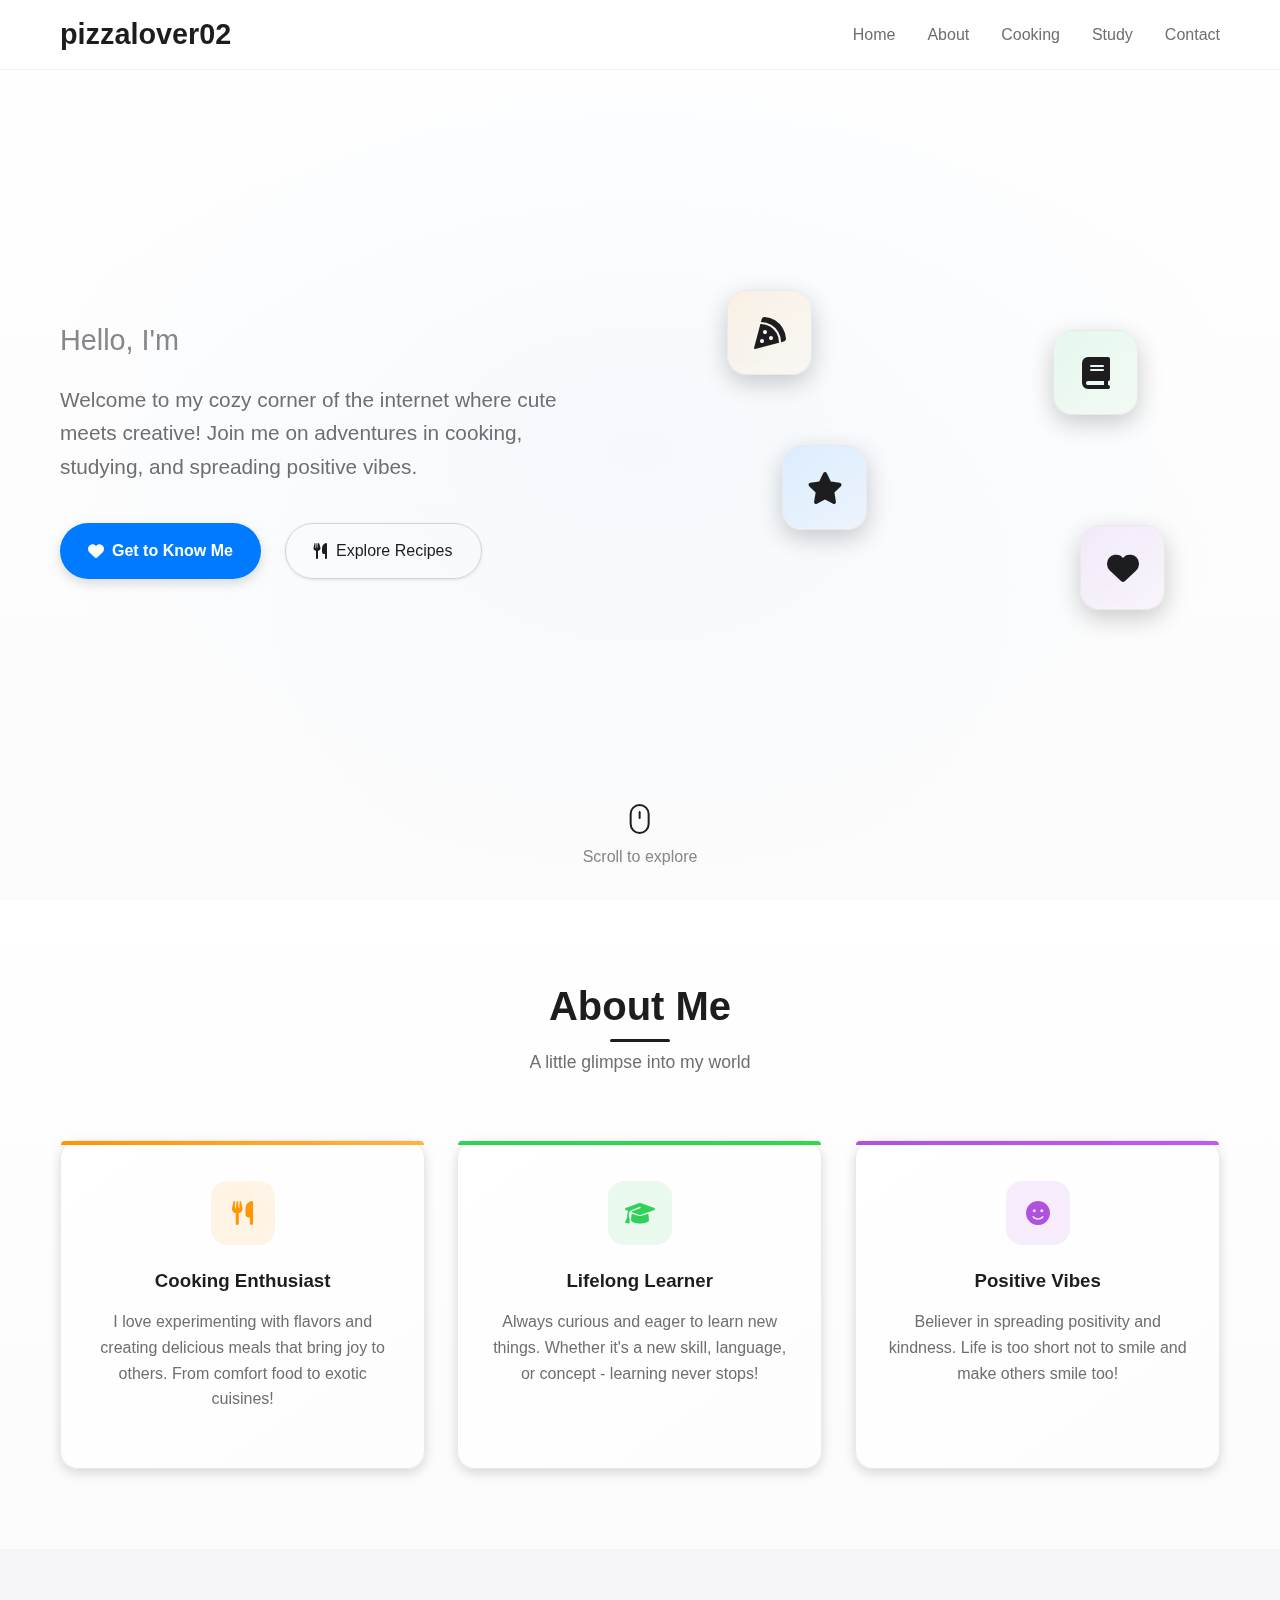
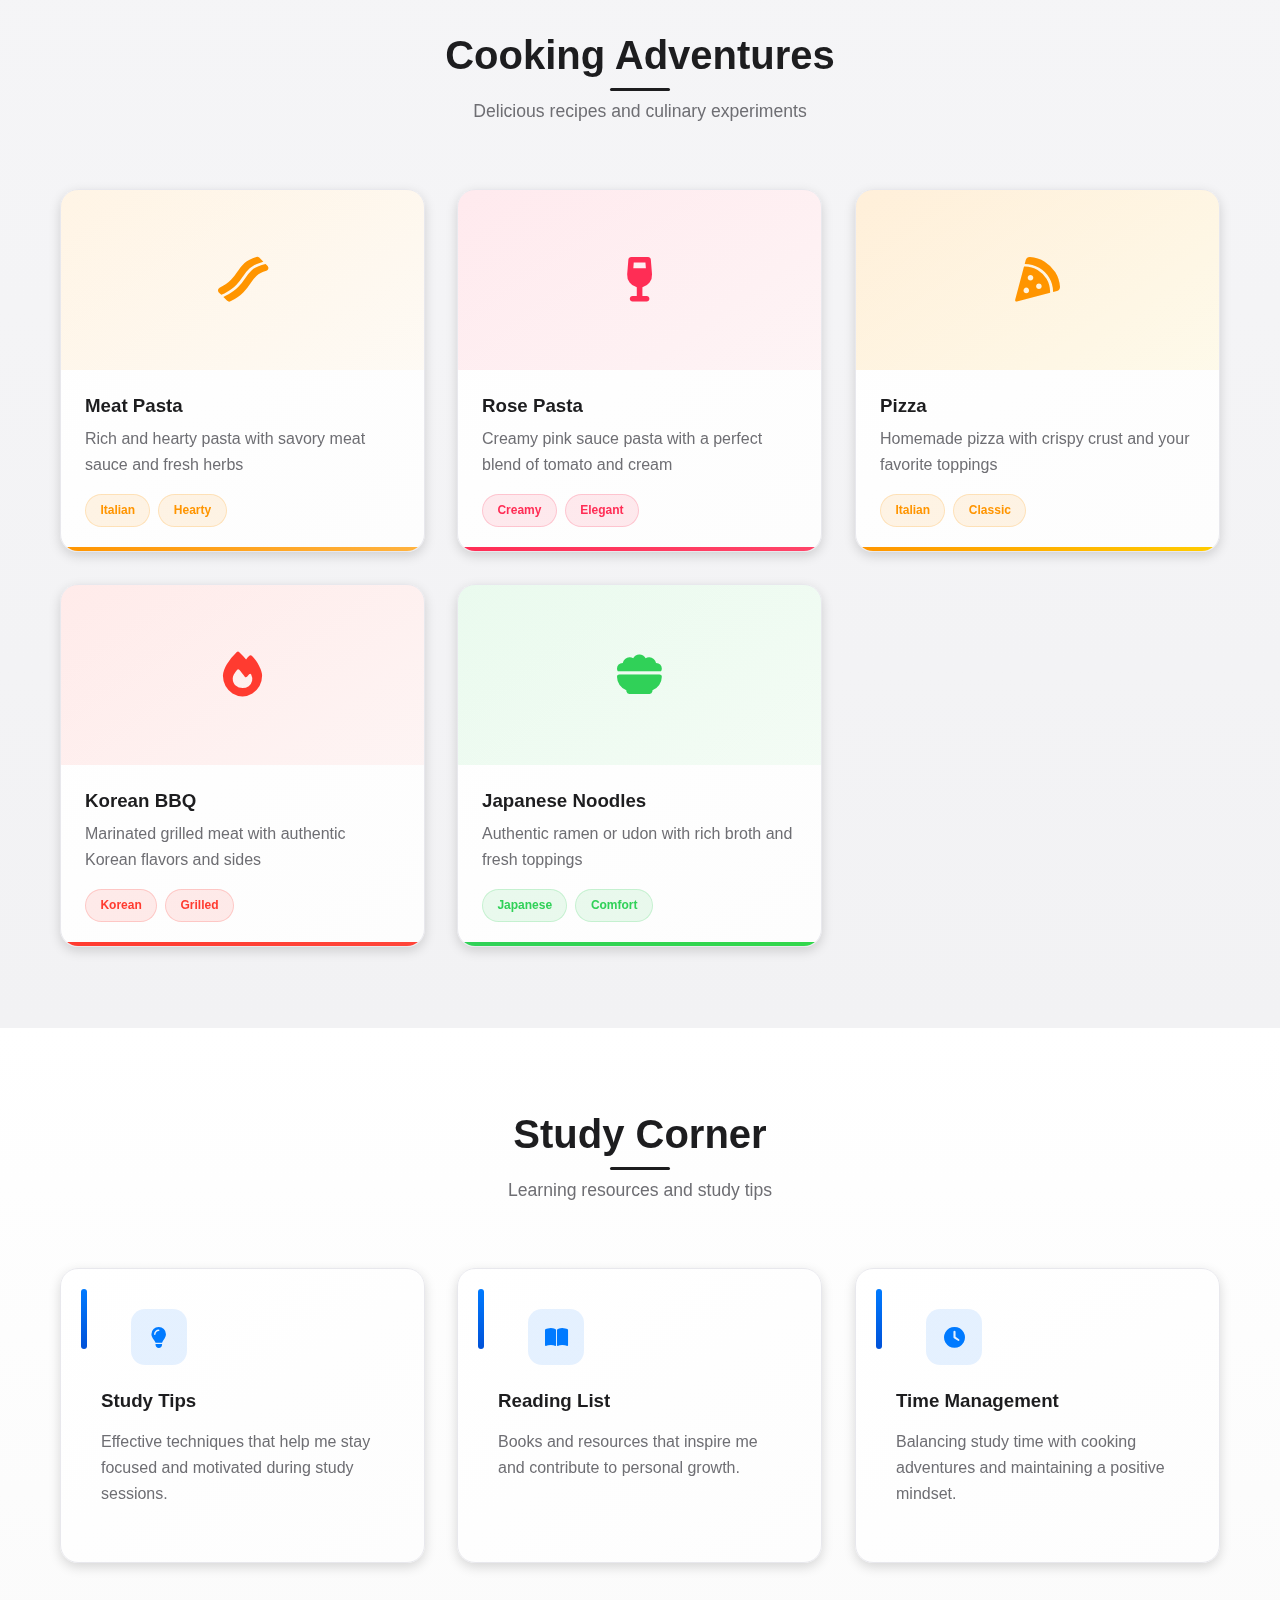
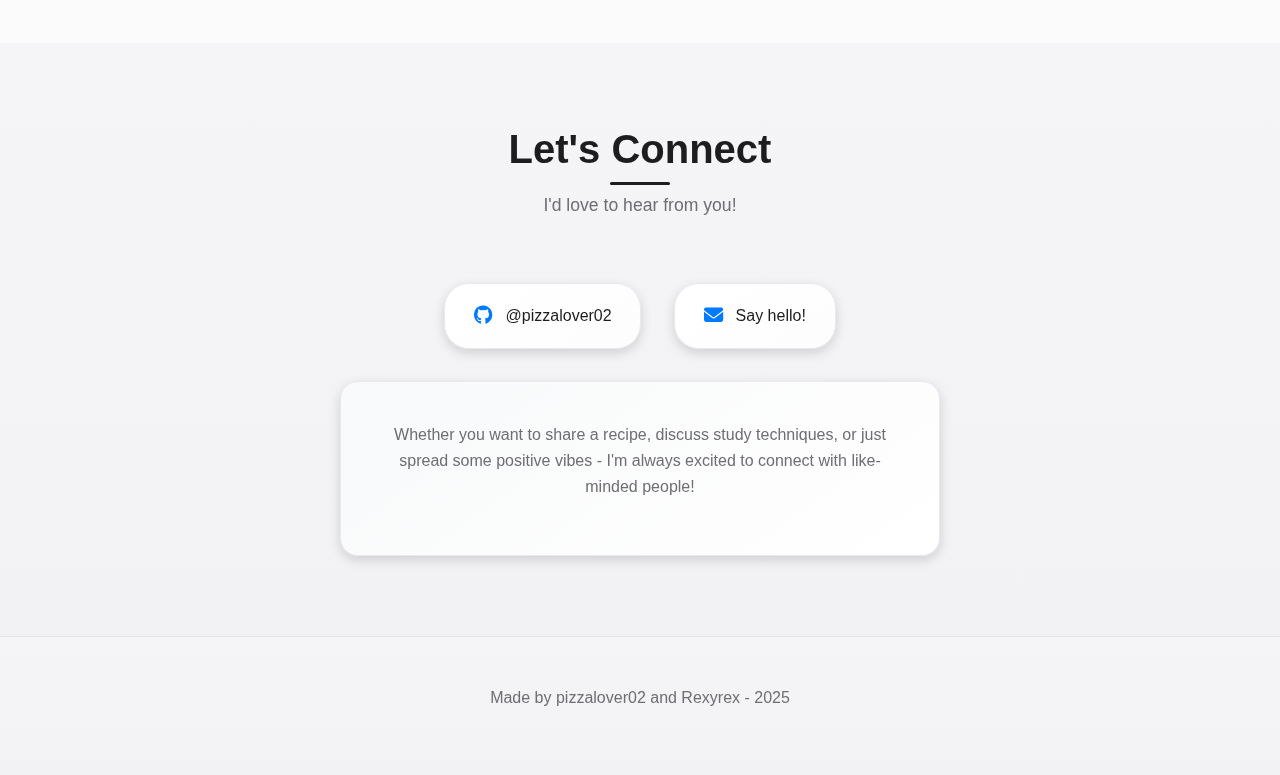
<file: index.html>
<!DOCTYPE html>
<html lang="en">
<head>
    <meta charset="UTF-8">
    <meta name="viewport" content="width=device-width, initial-scale=1.0">
    <title>pizzalover02 | Welcome</title>
    <meta name="description" content="A cozy corner for cute cooking adventures, study sessions, and positive vibes">
    <meta name="keywords" content="cute, cooking, study, positive, recipes, learning, blog, lifestyle">
    <meta name="author" content="pizzalover02">
    
    <!-- Open Graph Meta Tags -->
    <meta property="og:title" content="pizzalover02 | Welcome">
    <meta property="og:description" content="A cozy corner for cute cooking adventures, study sessions, and positive vibes">
    <meta property="og:type" content="website">
    <meta property="og:url" content="https://pizzalover02.github.io">
    
    <!-- Twitter Card Meta Tags -->
    <meta name="twitter:card" content="summary_large_image">
    <meta name="twitter:title" content="pizzalover02 | Welcome">
    <meta name="twitter:description" content="A cozy corner for cute cooking adventures, study sessions, and positive vibes">
    
    <!-- Google Fonts -->
    <link rel="preconnect" href="https://fonts.googleapis.com">
    <link rel="preconnect" href="https://fonts.gstatic.com" crossorigin>
    <link href="https://fonts.googleapis.com/css2?family=Poppins:wght@300;400;500;600;700&family=Dancing+Script:wght@400;500;600;700&display=swap" rel="stylesheet">
    
    <!-- Font Awesome for icons -->
    <link rel="stylesheet" href="https://cdnjs.cloudflare.com/ajax/libs/font-awesome/6.4.0/css/all.min.css">
    
    <!-- Main Stylesheet -->
    <link rel="stylesheet" href="css/style.css">
</head>
<body>
    <!-- Navigation -->
    <nav class="navbar" id="navbar">
        <div class="nav-container">
            <div class="nav-logo">
                <a href="/" style="text-decoration: none;">
                    <h2 class="logo-text">pizzalover02</h2>
                </a>
            </div>
            <ul class="nav-menu" id="nav-menu">
                <li class="nav-item"><a href="#" class="nav-link">Home</a></li>
                <li class="nav-item"><a href="#about" class="nav-link">About</a></li>
                <li class="nav-item"><a href="#cooking" class="nav-link">Cooking</a></li>
                <li class="nav-item"><a href="#study" class="nav-link">Study</a></li>
                <li class="nav-item"><a href="#contact" class="nav-link">Contact</a></li>
            </ul>
            <div class="hamburger" id="hamburger">
                <span class="bar"></span>
                <span class="bar"></span>
                <span class="bar"></span>
            </div>
        </div>
    </nav>

    <!-- Hero Section -->
    <section id="home" class="hero">
        <div class="hero-content">
            <div class="hero-text">
                <h1 class="hero-title">
                    <span class="title-line">Hello, I'm</span>
                    <span class="title-highlight">pizzalover02</span>
                </h1>
                <p class="hero-subtitle">
                    Welcome to my cozy corner of the internet where cute meets creative! 
                    Join me on adventures in cooking, studying, and spreading positive vibes.
                </p>
                <div class="hero-buttons">
                    <a href="#about" class="btn btn-primary">
                        <i class="fas fa-heart"></i>
                        Get to Know Me
                    </a>
                    <a href="#cooking" class="btn btn-secondary">
                        <i class="fas fa-utensils"></i>
                        Explore Recipes
                    </a>
                </div>
            </div>
            <div class="hero-visual">
                <div class="floating-shapes">
                    <div class="shape shape-1"><i class="fas fa-pizza-slice"></i></div>
                    <div class="shape shape-2"><i class="fas fa-book"></i></div>
                    <div class="shape shape-3"><i class="fas fa-star"></i></div>
                    <div class="shape shape-4"><i class="fas fa-heart"></i></div>
                </div>
            </div>
        </div>
        <div class="scroll-indicator">
            <div class="scroll-mouse"></div>
            <span>Scroll to explore</span>
        </div>
    </section>

    <!-- About Section -->
    <section id="about" class="section about">
        <div class="container">
            <div class="section-header">
                <h2 class="section-title">About Me</h2>
                <p class="section-subtitle">A little glimpse into my world</p>
            </div>
            <div class="about-content">
                <div class="about-card">
                    <div class="card-icon">
                        <i class="fas fa-utensils"></i>
                    </div>
                    <h3>Cooking Enthusiast</h3>
                    <p>I love experimenting with flavors and creating delicious meals that bring joy to others. From comfort food to exotic cuisines!</p>
                </div>
                <div class="about-card">
                    <div class="card-icon">
                        <i class="fas fa-graduation-cap"></i>
                    </div>
                    <h3>Lifelong Learner</h3>
                    <p>Always curious and eager to learn new things. Whether it's a new skill, language, or concept - learning never stops!</p>
                </div>
                <div class="about-card">
                    <div class="card-icon">
                        <i class="fas fa-smile"></i>
                    </div>
                    <h3>Positive Vibes</h3>
                    <p>Believer in spreading positivity and kindness. Life is too short not to smile and make others smile too!</p>
                </div>
            </div>
        </div>
    </section>

    <!-- Cooking Section -->
    <section id="cooking" class="section cooking">
        <div class="container">
            <div class="section-header">
                <h2 class="section-title">Cooking Adventures</h2>
                <p class="section-subtitle">Delicious recipes and culinary experiments</p>
            </div>
            <div class="cooking-grid">
                <div class="recipe-card">
                    <div class="recipe-image">
                        <i class="fas fa-bacon"></i>
                    </div>
                    <div class="recipe-content">
                        <h3>Meat Pasta</h3>
                        <p>Rich and hearty pasta with savory meat sauce and fresh herbs</p>
                        <div class="recipe-tags">
                            <span class="tag">Italian</span>
                            <span class="tag">Hearty</span>
                        </div>
                    </div>
                </div>
                <div class="recipe-card">
                    <div class="recipe-image">
                        <i class="fas fa-wine-glass"></i>
                    </div>
                    <div class="recipe-content">
                        <h3>Rose Pasta</h3>
                        <p>Creamy pink sauce pasta with a perfect blend of tomato and cream</p>
                        <div class="recipe-tags">
                            <span class="tag">Creamy</span>
                            <span class="tag">Elegant</span>
                        </div>
                    </div>
                </div>
                <div class="recipe-card">
                    <div class="recipe-image">
                        <i class="fas fa-pizza-slice"></i>
                    </div>
                    <div class="recipe-content">
                        <h3>Pizza</h3>
                        <p>Homemade pizza with crispy crust and your favorite toppings</p>
                        <div class="recipe-tags">
                            <span class="tag">Italian</span>
                            <span class="tag">Classic</span>
                        </div>
                    </div>
                </div>
                <div class="recipe-card">
                    <div class="recipe-image">
                        <i class="fas fa-fire"></i>
                    </div>
                    <div class="recipe-content">
                        <h3>Korean BBQ</h3>
                        <p>Marinated grilled meat with authentic Korean flavors and sides</p>
                        <div class="recipe-tags">
                            <span class="tag">Korean</span>
                            <span class="tag">Grilled</span>
                        </div>
                    </div>
                </div>
                <div class="recipe-card">
                    <div class="recipe-image">
                        <i class="fas fa-bowl-food"></i>
                    </div>
                    <div class="recipe-content">
                        <h3>Japanese Noodles</h3>
                        <p>Authentic ramen or udon with rich broth and fresh toppings</p>
                        <div class="recipe-tags">
                            <span class="tag">Japanese</span>
                            <span class="tag">Comfort</span>
                        </div>
                    </div>
                </div>
            </div>
        </div>
    </section>

    <!-- Study Section -->
    <section id="study" class="section study">
        <div class="container">
            <div class="section-header">
                <h2 class="section-title">Study Corner</h2>
                <p class="section-subtitle">Learning resources and study tips</p>
            </div>
            <div class="study-content">
                <div class="study-card">
                    <div class="study-icon">
                        <i class="fas fa-lightbulb"></i>
                    </div>
                    <h3>Study Tips</h3>
                    <p>Effective techniques that help me stay focused and motivated during study sessions.</p>
                </div>
                <div class="study-card">
                    <div class="study-icon">
                        <i class="fas fa-book-open"></i>
                    </div>
                    <h3>Reading List</h3>
                    <p>Books and resources that inspire me and contribute to personal growth.</p>
                </div>
                <div class="study-card">
                    <div class="study-icon">
                        <i class="fas fa-clock"></i>
                    </div>
                    <h3>Time Management</h3>
                    <p>Balancing study time with cooking adventures and maintaining a positive mindset.</p>
                </div>
            </div>
        </div>
    </section>

    <!-- Contact Section -->
    <section id="contact" class="section contact">
        <div class="container">
            <div class="section-header">
                <h2 class="section-title">Let's Connect</h2>
                <p class="section-subtitle">I'd love to hear from you!</p>
            </div>
            <div class="contact-content">
                <div class="contact-info">
                    <div class="contact-item">
                        <i class="fab fa-github"></i>
                        <span>@pizzalover02</span>
                    </div>
                    <div class="contact-item">
                        <i class="fas fa-envelope"></i>
                        <span>Say hello!</span>
                    </div>
                </div>
                <div class="contact-message">
                    <p>Whether you want to share a recipe, discuss study techniques, or just spread some positive vibes - I'm always excited to connect with like-minded people!</p>
                </div>
            </div>
        </div>
    </section>

    <!-- Footer -->
    <footer class="footer">
        <div class="container">
            <div class="footer-content">
                <p>Made by pizzalover02 and Rexyrex - 2025</p>
            </div>
        </div>
    </footer>

    <!-- JavaScript -->
    <script src="js/main.js"></script>
</body>
</html>
</file>
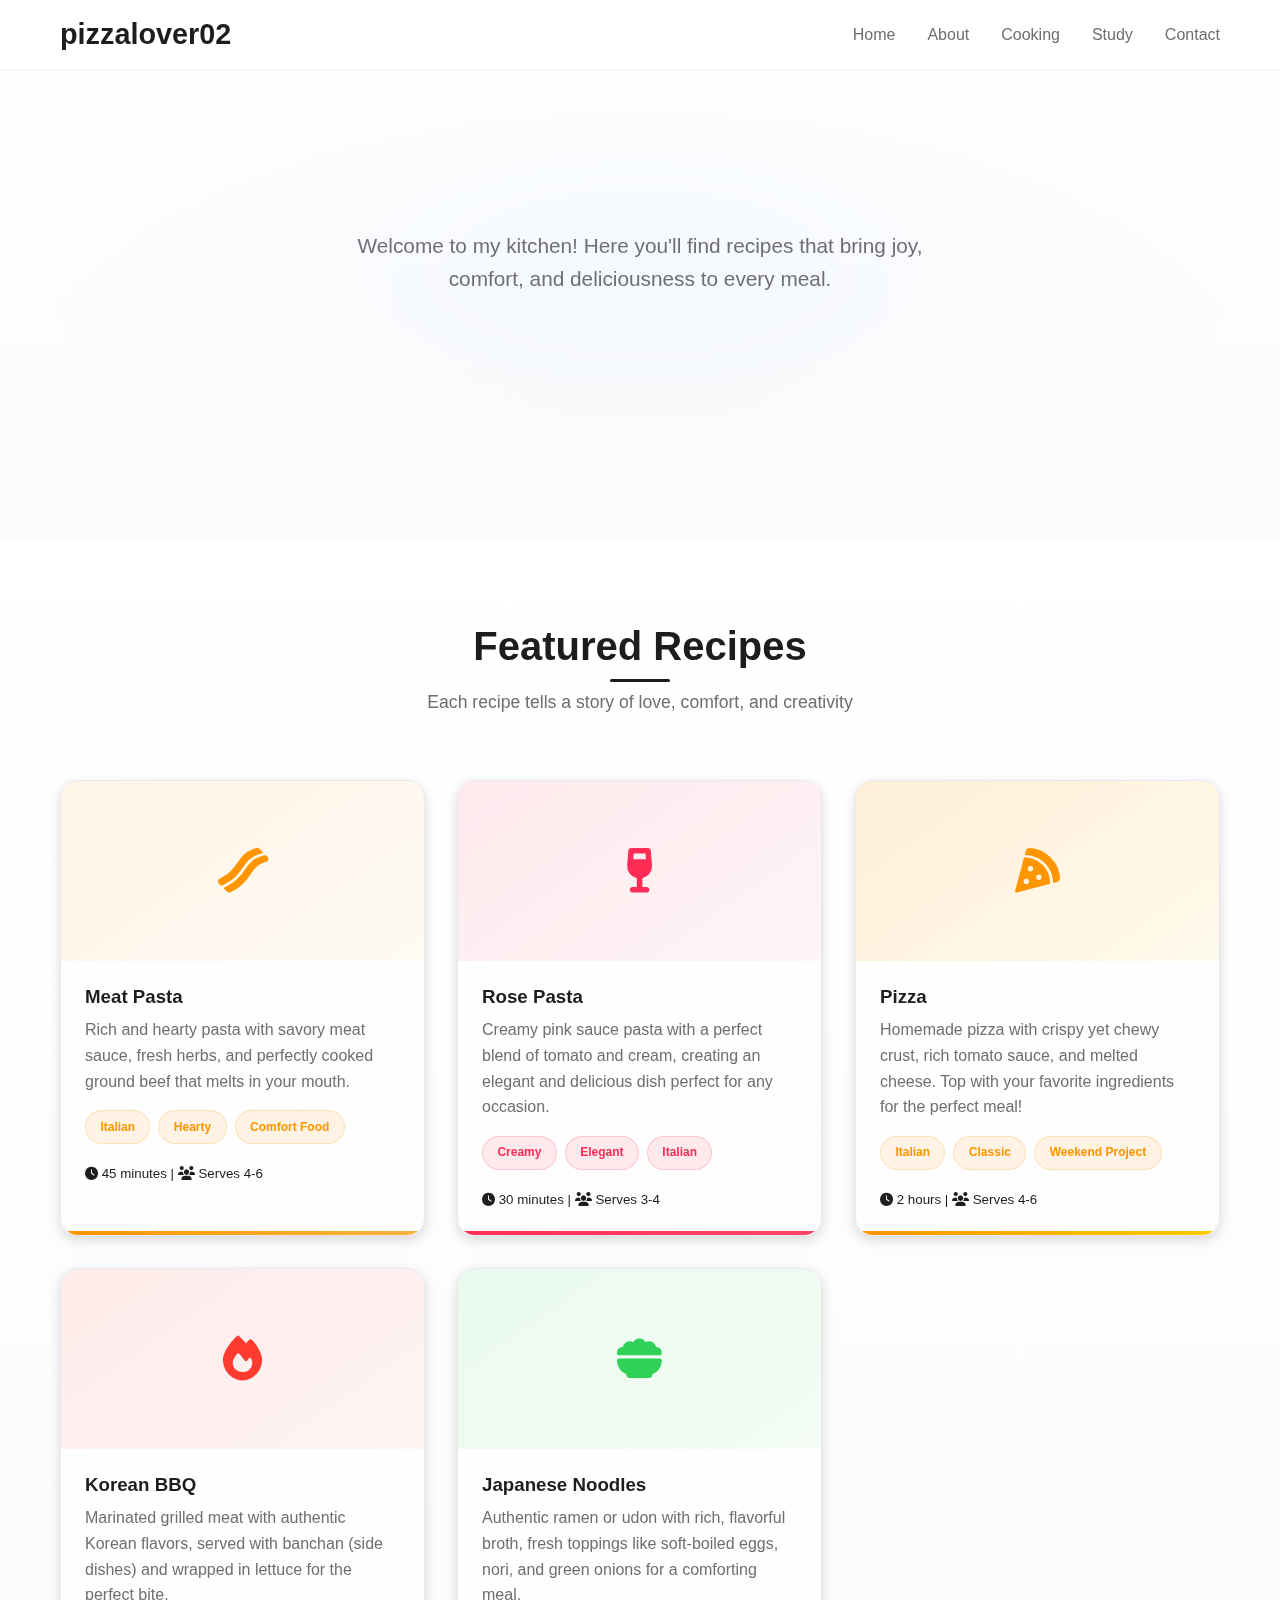
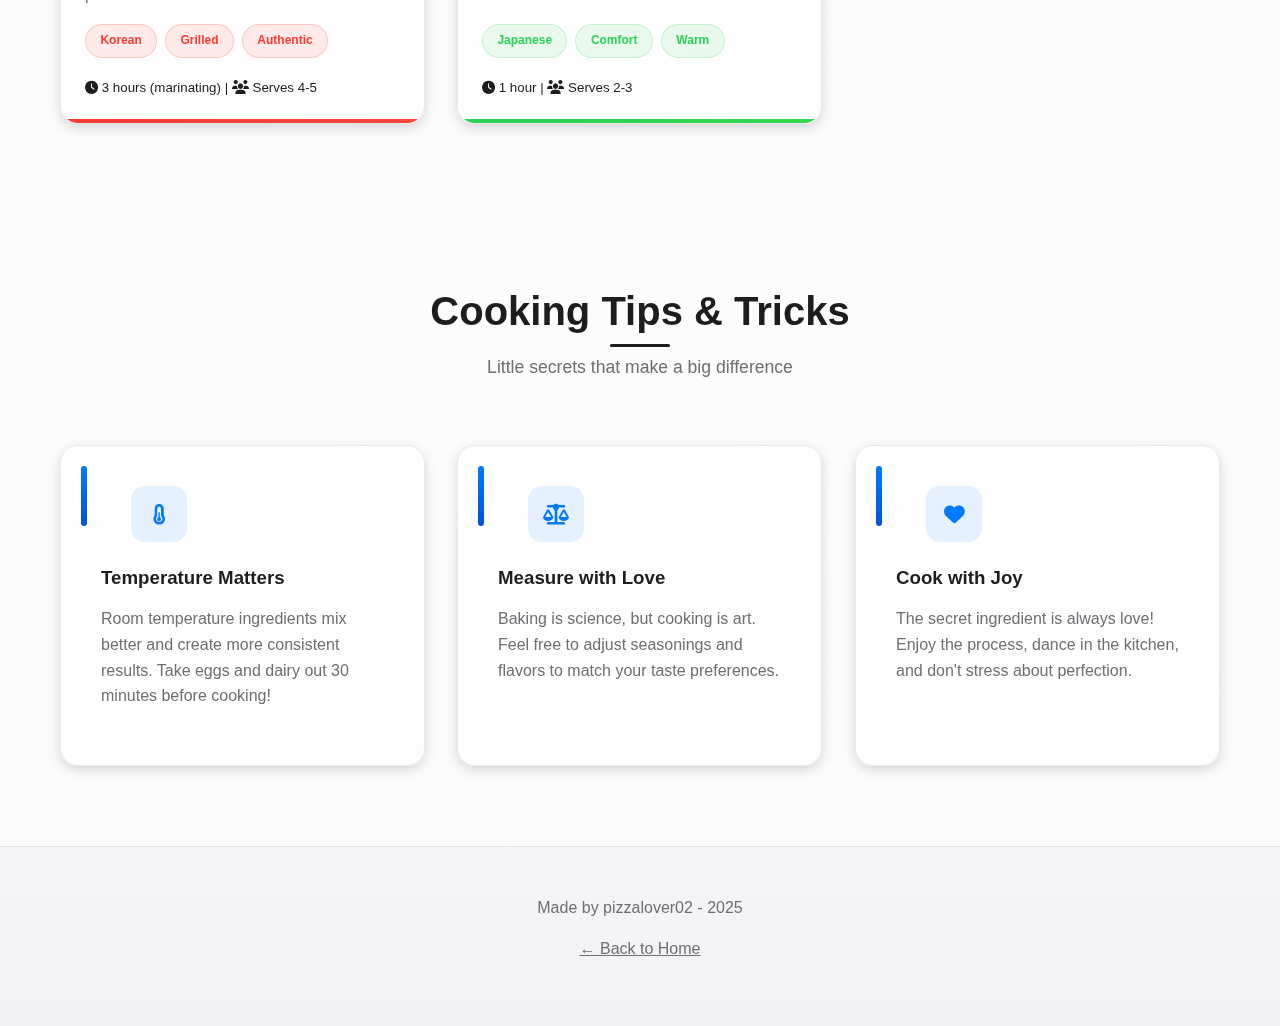
<file: pages/cooking.html>
<!DOCTYPE html>
<html lang="en">
<head>
    <meta charset="UTF-8">
    <meta name="viewport" content="width=device-width, initial-scale=1.0">
    <title>pizzalover02 | Cooking Adventures</title>
    <meta name="description" content="Delicious recipes and culinary adventures from pizzalover02">
    
    <!-- Google Fonts -->
    <link rel="preconnect" href="https://fonts.googleapis.com">
    <link rel="preconnect" href="https://fonts.gstatic.com" crossorigin>
    <link href="https://fonts.googleapis.com/css2?family=Poppins:wght@300;400;500;600;700&family=Dancing+Script:wght@400;500;600;700&display=swap" rel="stylesheet">
    
    <!-- Font Awesome for icons -->
    <link rel="stylesheet" href="https://cdnjs.cloudflare.com/ajax/libs/font-awesome/6.4.0/css/all.min.css">
    
    <!-- Main Stylesheet -->
    <link rel="stylesheet" href="../css/style.css">
</head>
<body>
    <!-- Navigation -->
    <nav class="navbar" id="navbar">
        <div class="nav-container">
            <div class="nav-logo">
                <a href="../index.html" style="text-decoration: none;">
                    <h2 class="logo-text">pizzalover02</h2>
                </a>
            </div>
            <ul class="nav-menu" id="nav-menu">
                <li class="nav-item"><a href="../index.html" class="nav-link">Home</a></li>
                <li class="nav-item"><a href="../index.html#about" class="nav-link">About</a></li>
                <li class="nav-item"><a href="#" class="nav-link active">Cooking</a></li>
                <li class="nav-item"><a href="study.html" class="nav-link">Study</a></li>
                <li class="nav-item"><a href="../index.html#contact" class="nav-link">Contact</a></li>
            </ul>
            <div class="hamburger" id="hamburger">
                <span class="bar"></span>
                <span class="bar"></span>
                <span class="bar"></span>
            </div>
        </div>
    </nav>

    <!-- Hero Section -->
    <section class="hero" style="min-height: 60vh;">
        <div class="hero-content" style="grid-template-columns: 1fr; text-align: center;">
            <div class="hero-text">
                <h1 class="hero-title">
                    <span class="title-highlight">Cooking Adventures</span>
                </h1>
                <p class="hero-subtitle">
                    Welcome to my kitchen! Here you'll find recipes that bring joy, comfort, and deliciousness to every meal.
                </p>
            </div>
        </div>
    </section>

    <!-- Recipes Section -->
    <section class="section">
        <div class="container">
            <div class="section-header">
                <h2 class="section-title">Featured Recipes</h2>
                <p class="section-subtitle">Each recipe tells a story of love, comfort, and creativity</p>
            </div>
            
            <div class="cooking-grid">
                <div class="recipe-card">
                    <div class="recipe-image">
                        <i class="fas fa-bacon"></i>
                    </div>
                    <div class="recipe-content">
                        <h3>Meat Pasta</h3>
                        <p>Rich and hearty pasta with savory meat sauce, fresh herbs, and perfectly cooked ground beef that melts in your mouth.</p>
                        <div class="recipe-tags">
                            <span class="tag">Italian</span>
                            <span class="tag">Hearty</span>
                            <span class="tag">Comfort Food</span>
                        </div>
                        <div style="margin-top: 1rem;">
                            <small style="color: var(--text-muted);">
                                <i class="fas fa-clock"></i> 45 minutes | 
                                <i class="fas fa-users"></i> Serves 4-6
                            </small>
                        </div>
                    </div>
                </div>

                <div class="recipe-card">
                    <div class="recipe-image">
                        <i class="fas fa-wine-glass"></i>
                    </div>
                    <div class="recipe-content">
                        <h3>Rose Pasta</h3>
                        <p>Creamy pink sauce pasta with a perfect blend of tomato and cream, creating an elegant and delicious dish perfect for any occasion.</p>
                        <div class="recipe-tags">
                            <span class="tag">Creamy</span>
                            <span class="tag">Elegant</span>
                            <span class="tag">Italian</span>
                        </div>
                        <div style="margin-top: 1rem;">
                            <small style="color: var(--text-muted);">
                                <i class="fas fa-clock"></i> 30 minutes | 
                                <i class="fas fa-users"></i> Serves 3-4
                            </small>
                        </div>
                    </div>
                </div>

                <div class="recipe-card">
                    <div class="recipe-image">
                        <i class="fas fa-pizza-slice"></i>
                    </div>
                    <div class="recipe-content">
                        <h3>Pizza</h3>
                        <p>Homemade pizza with crispy yet chewy crust, rich tomato sauce, and melted cheese. Top with your favorite ingredients for the perfect meal!</p>
                        <div class="recipe-tags">
                            <span class="tag">Italian</span>
                            <span class="tag">Classic</span>
                            <span class="tag">Weekend Project</span>
                        </div>
                        <div style="margin-top: 1rem;">
                            <small style="color: var(--text-muted);">
                                <i class="fas fa-clock"></i> 2 hours | 
                                <i class="fas fa-users"></i> Serves 4-6
                            </small>
                        </div>
                    </div>
                </div>

                <div class="recipe-card">
                    <div class="recipe-image">
                        <i class="fas fa-fire"></i>
                    </div>
                    <div class="recipe-content">
                        <h3>Korean BBQ</h3>
                        <p>Marinated grilled meat with authentic Korean flavors, served with banchan (side dishes) and wrapped in lettuce for the perfect bite.</p>
                        <div class="recipe-tags">
                            <span class="tag">Korean</span>
                            <span class="tag">Grilled</span>
                            <span class="tag">Authentic</span>
                        </div>
                        <div style="margin-top: 1rem;">
                            <small style="color: var(--text-muted);">
                                <i class="fas fa-clock"></i> 3 hours (marinating) | 
                                <i class="fas fa-users"></i> Serves 4-5
                            </small>
                        </div>
                    </div>
                </div>

                <div class="recipe-card">
                    <div class="recipe-image">
                        <i class="fas fa-bowl-food"></i>
                    </div>
                    <div class="recipe-content">
                        <h3>Japanese Noodles</h3>
                        <p>Authentic ramen or udon with rich, flavorful broth, fresh toppings like soft-boiled eggs, nori, and green onions for a comforting meal.</p>
                        <div class="recipe-tags">
                            <span class="tag">Japanese</span>
                            <span class="tag">Comfort</span>
                            <span class="tag">Warm</span>
                        </div>
                        <div style="margin-top: 1rem;">
                            <small style="color: var(--text-muted);">
                                <i class="fas fa-clock"></i> 1 hour | 
                                <i class="fas fa-users"></i> Serves 2-3
                            </small>
                        </div>
                    </div>
                </div>
            </div>
        </div>
    </section>

    <!-- Tips Section -->
    <section class="section" style="background: linear-gradient(135deg, var(--cream-white) 0%, var(--light-gray) 100%);">
        <div class="container">
            <div class="section-header">
                <h2 class="section-title">Cooking Tips & Tricks</h2>
                <p class="section-subtitle">Little secrets that make a big difference</p>
            </div>
            
            <div class="study-content">
                <div class="study-card">
                    <div class="study-icon">
                        <i class="fas fa-thermometer-half"></i>
                    </div>
                    <h3>Temperature Matters</h3>
                    <p>Room temperature ingredients mix better and create more consistent results. Take eggs and dairy out 30 minutes before cooking!</p>
                </div>
                
                <div class="study-card">
                    <div class="study-icon">
                        <i class="fas fa-balance-scale"></i>
                    </div>
                    <h3>Measure with Love</h3>
                    <p>Baking is science, but cooking is art. Feel free to adjust seasonings and flavors to match your taste preferences.</p>
                </div>
                
                <div class="study-card">
                    <div class="study-icon">
                        <i class="fas fa-heart"></i>
                    </div>
                    <h3>Cook with Joy</h3>
                    <p>The secret ingredient is always love! Enjoy the process, dance in the kitchen, and don't stress about perfection.</p>
                </div>
            </div>
        </div>
    </section>

    <!-- Footer -->
    <footer class="footer">
        <div class="container">
            <div class="footer-content">
                <p>Made by pizzalover02 - 2025</p>
                <p><a href="../index.html" style="color: var(--accent-pink);">← Back to Home</a></p>
            </div>
        </div>
    </footer>

    <!-- JavaScript -->
    <script src="../js/main.js"></script>
</body>
</html>
</file>
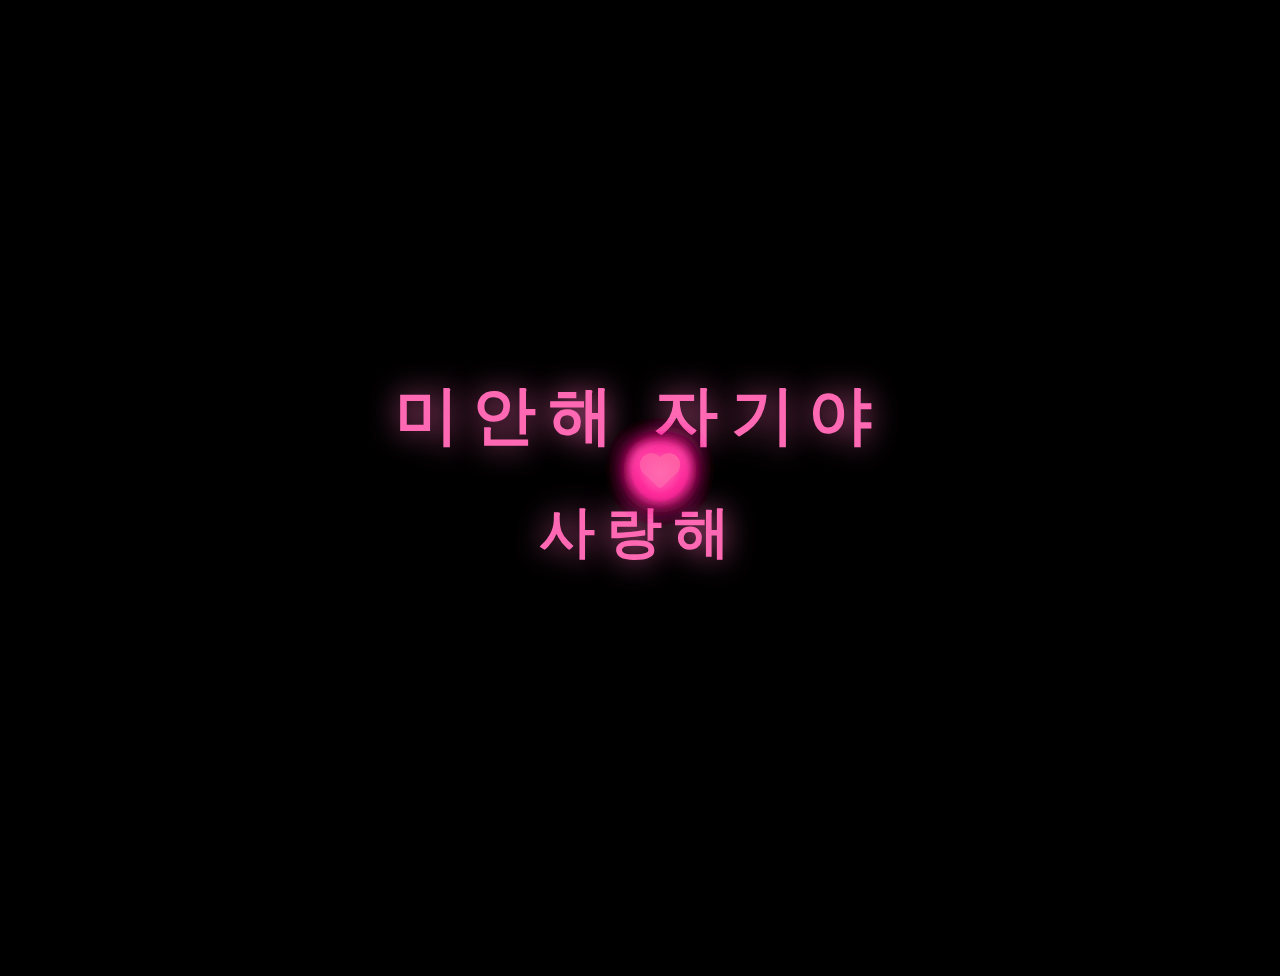
<file: pages/sorry.html>
<!DOCTYPE html>
<html lang="ko">
<head>
    <meta charset="UTF-8">
    <meta name="viewport" content="width=device-width, initial-scale=1.0">
    <title>미안해 자기야</title>
    <link rel="stylesheet" href="https://cdnjs.cloudflare.com/ajax/libs/font-awesome/6.4.0/css/all.min.css">
    <style>
        body {
            background-color: #000;
            color: #fff;
            font-family: 'Courier New', monospace;
            margin: 0;
            padding: 10px;
            overflow-x: auto;
            font-size: 8px;
            line-height: 1;
            white-space: pre;
        }
        
        .ascii-container {
            display: flex;
            flex-direction: column;
            align-items: center;
            justify-content: center;
            min-height: 100vh;
            text-align: center;
        }
        
        .extreme-text {
            text-align: center;
            margin: 20px 0;
        }
        
        .korean-text, .love-text {
            font-size: 4rem;
            font-weight: 700;
            font-family: 'Comic Sans MS', 'Chalkboard SE', 'Bradley Hand', cursive;
            color: #ff69b4;
            animation: bounce 2s ease-in-out infinite, glow 2s ease-in-out infinite alternate;
            text-shadow: 0 0 30px rgba(255, 105, 180, 0.8);
            margin: 20px 0;
            letter-spacing: 0.2em;
            position: relative;
        }
        
        .love-text {
            font-size: 3.5rem;
        }
        
        @keyframes rainbow {
            0% { background-position: 0% 50%; }
            50% { background-position: 100% 50%; }
            100% { background-position: 0% 50%; }
        }
        
        @keyframes bounce {
            0%, 20%, 50%, 80%, 100% { transform: translateY(0) rotateX(0deg); }
            40% { transform: translateY(-20px) rotateX(10deg); }
            60% { transform: translateY(-10px) rotateX(-5deg); }
        }
        
        .flying-comments {
            position: absolute;
            top: 0;
            left: 0;
            width: 100%;
            height: 100%;
            pointer-events: none;
            overflow: hidden;
        }
        
        .comment {
            position: absolute;
            font-family: 'Courier New', monospace;
            font-size: 1.2rem;
            font-weight: bold;
            opacity: 0;
        }
        
        .circling-elements {
            position: absolute;
            top: 50%;
            left: 50%;
            transform: translate(-50%, -50%);
            width: 600px;
            height: 600px;
            pointer-events: none;
        }
        
        .circling-elements .heart {
            left: 50%;
            top: 50%;
            transform-origin: 50% 50%;
        }
        
        .heart {
            position: absolute;
            font-size: 2.5rem;
            font-weight: bold;
            opacity: 0.9;
            animation-timing-function: linear;
            animation-iteration-count: infinite;
            background: linear-gradient(45deg, #ff1493, #ff69b4, #ff6fa8, #ffb6c1);
            background-size: 200% 200%;
            -webkit-background-clip: text;
            -webkit-text-fill-color: transparent;
            background-clip: text;
            filter: drop-shadow(0 0 8px rgba(255, 105, 180, 0.8)) drop-shadow(0 0 15px rgba(255, 20, 147, 0.6));
            animation: heartRadiate 3s ease-in-out infinite;
        }
        
        .heart::before {
            content: '';
            position: absolute;
            top: 50%;
            left: 50%;
            width: 60px;
            height: 60px;
            background: radial-gradient(circle, rgba(255, 105, 180, 0.3) 0%, rgba(255, 20, 147, 0.2) 50%, transparent 70%);
            border-radius: 50%;
            transform: translate(-50%, -50%);
            animation: pinkRadiate 2s ease-in-out infinite alternate;
            z-index: -1;
        }
        
        .heart.style1 { color: #ff1493; }
        .heart.style2 { color: #ff69b4; }
        .heart.style3 { color: #ff6fa8; }
        .heart.style4 { color: #ffb6c1; }
        .heart.style5 { color: #ff20b2; }
        

        
        @keyframes flyLeftToRight {
            0% { 
                left: -200px;
                top: var(--start-y);
                opacity: 0;
            }
            10% { opacity: 1; }
            50% { 
                left: 50vw;
                top: 50vh;
                opacity: 1;
            }
            90% { opacity: 1; }
            100% { 
                left: calc(100vw + 200px);
                top: var(--start-y);
                opacity: 0;
            }
        }
        
        @keyframes flyRightToLeft {
            0% { 
                left: calc(100vw + 200px);
                top: var(--start-y);
                opacity: 0;
            }
            10% { opacity: 1; }
            50% { 
                left: 50vw;
                top: 50vh;
                opacity: 1;
            }
            90% { opacity: 1; }
            100% { 
                left: -200px;
                top: var(--start-y);
                opacity: 0;
            }
        }
        
        @keyframes flyTopToBottom {
            0% { 
                left: var(--start-x);
                top: -100px;
                opacity: 0;
            }
            10% { opacity: 1; }
            50% { 
                left: 50vw;
                top: 50vh;
                opacity: 1;
            }
            90% { opacity: 1; }
            100% { 
                left: var(--start-x);
                top: calc(100vh + 100px);
                opacity: 0;
            }
        }
        
        @keyframes flyBottomToTop {
            0% { 
                left: var(--start-x);
                top: calc(100vh + 100px);
                opacity: 0;
            }
            10% { opacity: 1; }
            50% { 
                left: 50vw;
                top: 50vh;
                opacity: 1;
            }
            90% { opacity: 1; }
            100% { 
                left: var(--start-x);
                top: -100px;
                opacity: 0;
            }
        }
        
        @keyframes flyDiagonalTLBR {
            0% { 
                left: -200px;
                top: -100px;
                opacity: 0;
            }
            10% { opacity: 1; }
            50% { 
                left: 50vw;
                top: 50vh;
                opacity: 1;
            }
            90% { opacity: 1; }
            100% { 
                left: calc(100vw + 200px);
                top: calc(100vh + 100px);
                opacity: 0;
            }
        }
        
        @keyframes flyDiagonalTRBL {
            0% { 
                left: calc(100vw + 200px);
                top: -100px;
                opacity: 0;
            }
            10% { opacity: 1; }
            50% { 
                left: 50vw;
                top: 50vh;
                opacity: 1;
            }
            90% { opacity: 1; }
            100% { 
                left: -200px;
                top: calc(100vh + 100px);
                opacity: 0;
            }
        }
        
        @keyframes flyDiagonalBLTR {
            0% { 
                left: -200px;
                top: calc(100vh + 100px);
                opacity: 0;
            }
            10% { opacity: 1; }
            50% { 
                left: 50vw;
                top: 50vh;
                opacity: 1;
            }
            90% { opacity: 1; }
            100% { 
                left: calc(100vw + 200px);
                top: -100px;
                opacity: 0;
            }
        }
        
        @keyframes flyDiagonalBRTL {
            0% { 
                left: calc(100vw + 200px);
                top: calc(100vh + 100px);
                opacity: 0;
            }
            10% { opacity: 1; }
            50% { 
                left: 50vw;
                top: 50vh;
                opacity: 1;
            }
            90% { opacity: 1; }
            100% { 
                left: -200px;
                top: -100px;
                opacity: 0;
            }
        }
        
        @keyframes heartbeat {
            0%, 100% { transform: scale(1.1); }
            50% { transform: scale(1.3); }
        }
        
        @keyframes shimmer {
            0% { background-position: 0% 50%; }
            50% { background-position: 100% 50%; }
            100% { background-position: 0% 50%; }
        }
        
        .ascii-art {
            font-size: 6px;
            line-height: 0.8;
            color: #00ff00;
            text-shadow: 0 0 5px #00ff00;
            animation: glow 2s ease-in-out infinite alternate;
        }
        
        @keyframes glow {
            from { text-shadow: 0 0 20px rgba(255, 105, 180, 0.8); }
            to { text-shadow: 0 0 40px rgba(255, 20, 147, 1), 0 0 60px rgba(255, 105, 180, 0.9); }
        }
        
        @keyframes circleClockwise {
            0% { transform: rotate(0deg) translateX(250px) rotate(0deg); }
            100% { transform: rotate(360deg) translateX(250px) rotate(-360deg); }
        }
        
        @keyframes circleCounterClockwise {
            0% { transform: rotate(0deg) translateX(200px) rotate(0deg); }
            100% { transform: rotate(-360deg) translateX(200px) rotate(360deg); }
        }
        
        @keyframes circleSmall {
            0% { transform: rotate(0deg) translateX(150px) rotate(0deg); }
            100% { transform: rotate(360deg) translateX(150px) rotate(-360deg); }
        }
        
        @keyframes circleLarge {
            0% { transform: rotate(0deg) translateX(300px) rotate(0deg); }
            100% { transform: rotate(-360deg) translateX(300px) rotate(360deg); }
        }
        
        @keyframes heartGlow {
            0% { 
                filter: drop-shadow(0 0 8px rgba(255, 105, 180, 0.8)) drop-shadow(0 0 15px rgba(255, 20, 147, 0.6));
                background-position: 0% 50%;
            }
            100% { 
                filter: drop-shadow(0 0 20px rgba(255, 105, 180, 1)) drop-shadow(0 0 30px rgba(255, 20, 147, 0.9));
                background-position: 100% 50%;
            }
        }
        
        @keyframes heartFloat {
            0%, 100% { transform: translateY(0px) scale(1); }
            50% { transform: translateY(-5px) scale(1.1); }
        }
        
        @keyframes heartRadiate {
            0%, 100% { 
                filter: drop-shadow(0 0 8px rgba(255, 105, 180, 0.8)) drop-shadow(0 0 15px rgba(255, 20, 147, 0.6));
                transform: scale(1);
            }
            50% { 
                filter: drop-shadow(0 0 20px rgba(255, 105, 180, 1)) drop-shadow(0 0 30px rgba(255, 20, 147, 0.9)) drop-shadow(0 0 40px rgba(255, 105, 180, 0.5));
                transform: scale(1.05);
            }
        }
        
        @keyframes pinkRadiate {
            0% { 
                transform: translate(-50%, -50%) scale(1);
                opacity: 0.3;
            }
            100% { 
                transform: translate(-50%, -50%) scale(1.5);
                opacity: 0.1;
            }
        }
        
        @media (max-width: 768px) {
            .korean-text, .love-text {
                font-size: 2.5rem;
                letter-spacing: 0.1em;
            }
            .love-text {
                font-size: 2rem;
            }
            .circling-elements {
                width: 400px;
                height: 400px;
            }
            .heart {
                font-size: 1.5rem;
            }
        }
        
        @media (max-width: 480px) {
            .korean-text, .love-text {
                font-size: 2rem;
                letter-spacing: 0.05em;
            }
            .love-text {
                font-size: 1.5rem;
            }
            .comment {
                font-size: 1rem;
            }
            .circling-elements {
                width: 300px;
                height: 300px;
            }
            .heart {
                font-size: 1rem;
            }
            .ascii-art {
                font-size: 4px;
                line-height: 0.7;
            }
        }
    </style>
</head>
<body>
    <div class="ascii-container">
        <div class="flying-comments">
            <div class="comment">사랑해</div>
            <div class="comment">미안해</div>
            <div class="comment">희연이 최고</div>
            <div class="comment">잘할게</div>
            <div class="comment">한번만 봐줘</div>
            <div class="comment">내 기요미</div>
            <div class="comment">내 사랑</div>
            <div class="comment">노력할게</div>
            <div class="comment">보고싶어</div>
            <div class="comment">알콩씨</div>
            <div class="comment">I miss you</div>
            <div class="comment">I love you</div>
        </div>
        <div class="extreme-text">
            <div class="korean-text">미안해 자기야</div>
            <div class="love-text">사랑해</div>
            <div class="circling-elements">
                <div class="heart style1" style="animation: circleClockwise 8s linear infinite;"><i class="fas fa-heart"></i></div>
                <div class="heart style2" style="animation: circleCounterClockwise 6s linear infinite;"><i class="fas fa-heart-pulse"></i></div>
                <div class="heart style3" style="animation: circleSmall 4s linear infinite;"><i class="fas fa-heart"></i></div>
                <div class="heart style4" style="animation: circleLarge 10s linear infinite;"><i class="fas fa-heart"></i></div>
                <div class="heart style5" style="animation: circleClockwise 7s linear infinite;"><i class="fas fa-heart"></i></div>
                <div class="heart style1" style="animation: circleCounterClockwise 9s linear infinite;"><i class="fas fa-heart-pulse"></i></div>
                <div class="heart style2" style="animation: circleSmall 5s linear infinite;"><i class="fas fa-heart"></i></div>
                <div class="heart style3" style="animation: circleLarge 11s linear infinite;"><i class="fas fa-heart-pulse"></i></div>
                <div class="heart style4" style="animation: circleClockwise 12s linear infinite;"><i class="fas fa-heart"></i></div>
                <div class="heart style5" style="animation: circleCounterClockwise 14s linear infinite;"><i class="fas fa-heart"></i></div>
            </div>
        </div>

    </div>
    
    <script>
        const colors = [
            '#ffffff', '#ffffff', '#ffffff', '#ffffff', '#ffffff',
            '#ffffff', '#ffffff', '#ffffff', '#ffffff', '#ffffff',
            '#ffffff', '#ffffff', '#ffffff', '#ffffff', '#ffffff'
        ];
        
        const animations = [
            'flyLeftToRight', 'flyRightToLeft', 'flyTopToBottom', 'flyBottomToTop',
            'flyDiagonalTLBR', 'flyDiagonalTRBL', 'flyDiagonalBLTR', 'flyDiagonalBRTL'
        ];
        
        const leftPositions = [
            { top: '10%', left: '-20%' },
            { top: '25%', left: '-20%' },
            { top: '40%', left: '-20%' },
            { top: '55%', left: '-20%' },
            { top: '70%', left: '-20%' },
            { top: '85%', left: '-20%' }
        ];
        
        const rightPositions = [
            { top: '15%', left: '120%' },
            { top: '30%', left: '120%' },
            { top: '45%', left: '120%' },
            { top: '60%', left: '120%' },
            { top: '75%', left: '120%' },
            { top: '90%', left: '120%' }
        ];
        
        const topPositions = [
            { top: '-20%', left: '15%' },
            { top: '-20%', left: '30%' },
            { top: '-20%', left: '45%' },
            { top: '-20%', left: '60%' },
            { top: '-20%', left: '75%' },
            { top: '-20%', left: '90%' }
        ];
        
        const bottomPositions = [
            { top: '120%', left: '20%' },
            { top: '120%', left: '35%' },
            { top: '120%', left: '50%' },
            { top: '120%', left: '65%' },
            { top: '120%', left: '80%' },
            { top: '120%', left: '95%' }
        ];
        
        function getRandomElement(array) {
            return array[Math.floor(Math.random() * array.length)];
        }
        
        function getRandomDuration() {
            return Math.random() * 4 + 6; // 6-10 seconds (much slower)
        }
        
        function getRandomDelay() {
            return Math.random() * 2; // 0-2 seconds
        }
        
        function randomizeComment(comment) {
            const color = getRandomElement(colors);
            const animation = getRandomElement(animations);
            const duration = getRandomDuration();
            const delay = getRandomDelay();
            
            // Choose position based on animation direction
            let position;
            if (animation === 'flyLeftToRight') {
                position = getRandomElement(leftPositions);
            } else if (animation === 'flyRightToLeft') {
                position = getRandomElement(rightPositions);
            } else if (animation === 'flyTopToBottom') {
                position = getRandomElement(topPositions);
            } else if (animation === 'flyBottomToTop') {
                position = getRandomElement(bottomPositions);
            } else if (animation === 'flyDiagonalTLBR') {
                position = getRandomElement(topPositions.concat(leftPositions));
            } else if (animation === 'flyDiagonalTRBL') {
                position = getRandomElement(topPositions.concat(rightPositions));
            } else if (animation === 'flyDiagonalBLTR') {
                position = getRandomElement(bottomPositions.concat(leftPositions));
            } else if (animation === 'flyDiagonalBRTL') {
                position = getRandomElement(bottomPositions.concat(rightPositions));
            } else {
                position = getRandomElement(leftPositions); // default
            }
            
            comment.style.color = color;
            comment.style.textShadow = `0 0 10px ${color}`;
            comment.style.top = position.top;
            comment.style.left = position.left;
            
            // Set CSS custom properties for center-through calculations
            comment.style.setProperty('--start-x', position.left);
            comment.style.setProperty('--start-y', position.top);
            
            comment.style.animation = `${animation} ${duration}s linear infinite`;
            comment.style.animationDelay = `${delay}s`;
        }
        
        function initializeComments() {
            const comments = document.querySelectorAll('.comment');
            comments.forEach(comment => {
                randomizeComment(comment);
                
                // Re-randomize after each animation cycle
                comment.addEventListener('animationiteration', () => {
                    randomizeComment(comment);
                });
            });
        }
        
        // Initialize when page loads
        document.addEventListener('DOMContentLoaded', initializeComments);
        
        // Re-randomize every 10 seconds as backup
        setInterval(() => {
            const comments = document.querySelectorAll('.comment');
            comments.forEach(comment => {
                randomizeComment(comment);
            });
        }, 10000);
    </script>
</body>
</html>
</file>
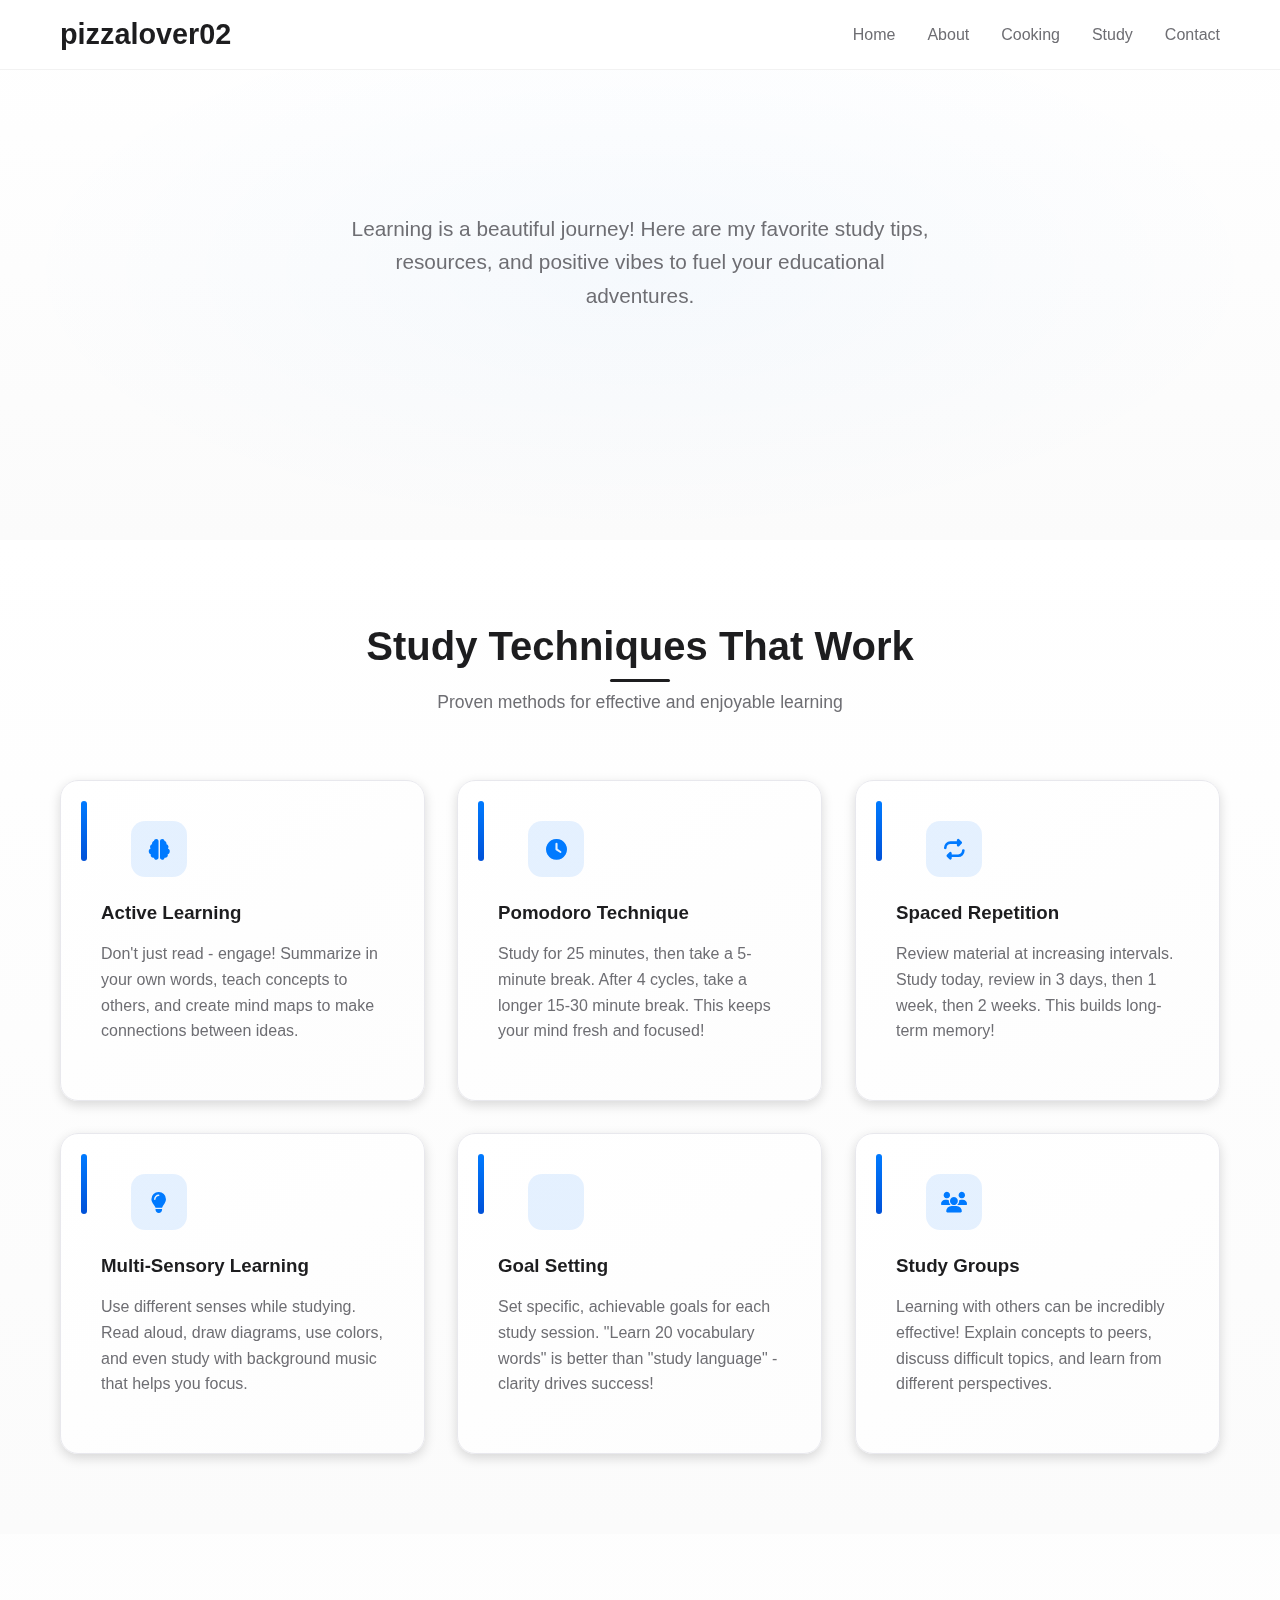
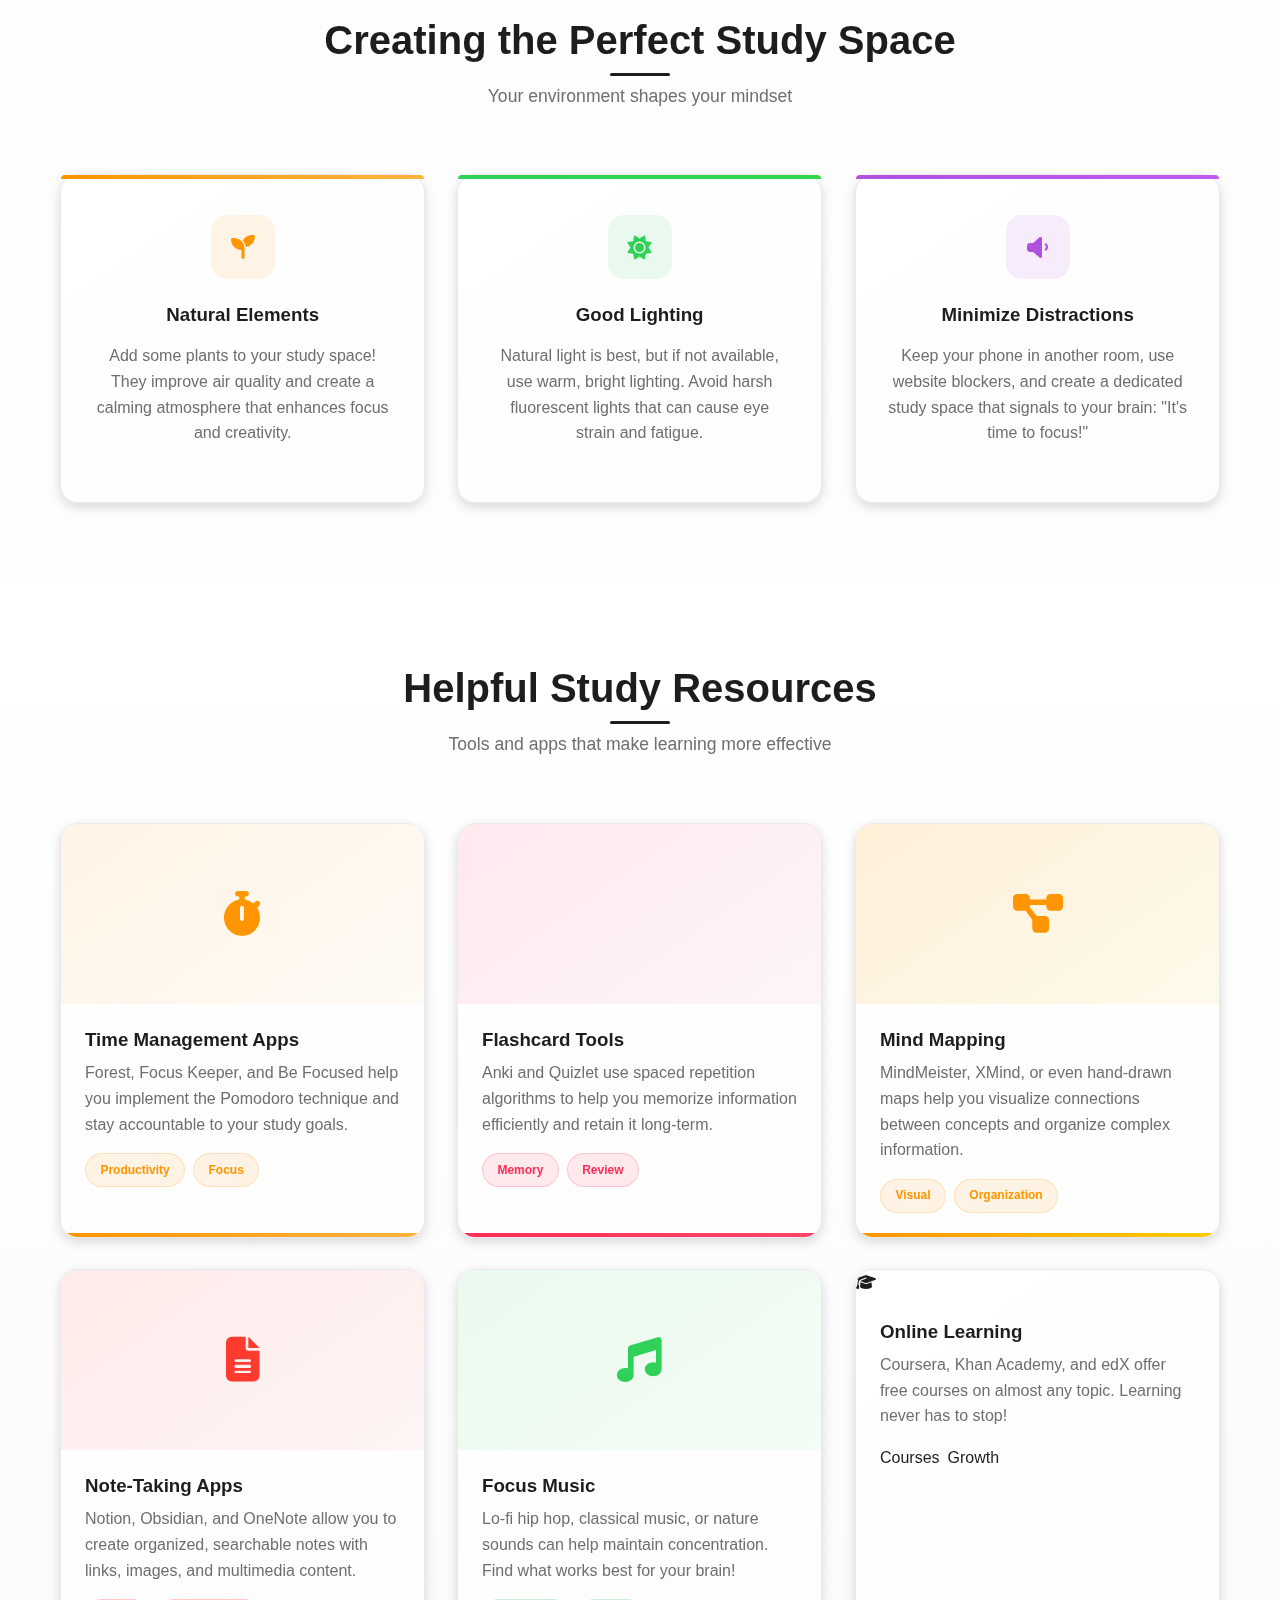
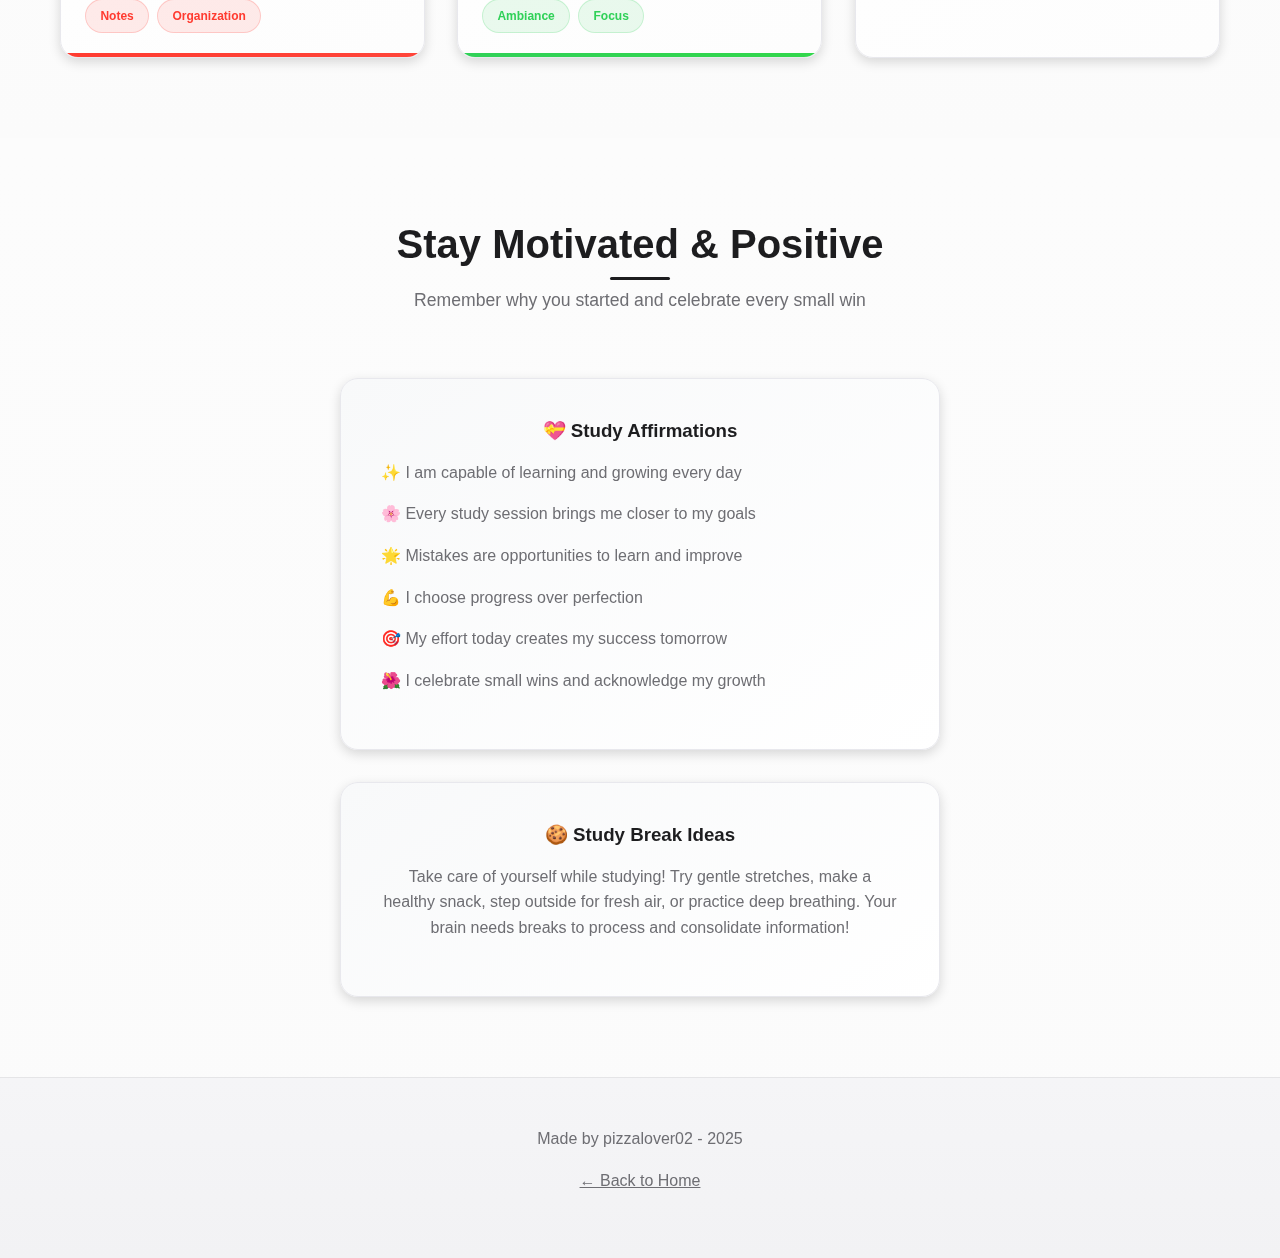
<file: pages/study.html>
<!DOCTYPE html>
<html lang="en">
<head>
    <meta charset="UTF-8">
    <meta name="viewport" content="width=device-width, initial-scale=1.0">
    <title>pizzalover02 | Study Corner</title>
    <meta name="description" content="Study tips, resources, and positive learning vibes from pizzalover02">
    
    <!-- Google Fonts -->
    <link rel="preconnect" href="https://fonts.googleapis.com">
    <link rel="preconnect" href="https://fonts.gstatic.com" crossorigin>
    <link href="https://fonts.googleapis.com/css2?family=Poppins:wght@300;400;500;600;700&family=Dancing+Script:wght@400;500;600;700&display=swap" rel="stylesheet">
    
    <!-- Font Awesome for icons -->
    <link rel="stylesheet" href="https://cdnjs.cloudflare.com/ajax/libs/font-awesome/6.4.0/css/all.min.css">
    
    <!-- Main Stylesheet -->
    <link rel="stylesheet" href="../css/style.css">
</head>
<body>
    <!-- Navigation -->
    <nav class="navbar" id="navbar">
        <div class="nav-container">
            <div class="nav-logo">
                <a href="../index.html" style="text-decoration: none;">
                    <h2 class="logo-text">pizzalover02</h2>
                </a>
            </div>
            <ul class="nav-menu" id="nav-menu">
                <li class="nav-item"><a href="../index.html" class="nav-link">Home</a></li>
                <li class="nav-item"><a href="../index.html#about" class="nav-link">About</a></li>
                <li class="nav-item"><a href="cooking.html" class="nav-link">Cooking</a></li>
                <li class="nav-item"><a href="#" class="nav-link active">Study</a></li>
                <li class="nav-item"><a href="../index.html#contact" class="nav-link">Contact</a></li>
            </ul>
            <div class="hamburger" id="hamburger">
                <span class="bar"></span>
                <span class="bar"></span>
                <span class="bar"></span>
            </div>
        </div>
    </nav>

    <!-- Hero Section -->
    <section class="hero" style="min-height: 60vh;">
        <div class="hero-content" style="grid-template-columns: 1fr; text-align: center;">
            <div class="hero-text">
                <h1 class="hero-title">
                    <span class="title-highlight">Study Corner</span>
                </h1>
                <p class="hero-subtitle">
                    Learning is a beautiful journey! Here are my favorite study tips, resources, and positive vibes to fuel your educational adventures.
                </p>
            </div>
        </div>
    </section>

    <!-- Study Tips Section -->
    <section class="section">
        <div class="container">
            <div class="section-header">
                <h2 class="section-title">Study Techniques That Work</h2>
                <p class="section-subtitle">Proven methods for effective and enjoyable learning</p>
            </div>
            
            <div class="study-content">
                <div class="study-card">
                    <div class="study-icon">
                        <i class="fas fa-brain"></i>
                    </div>
                    <h3>Active Learning</h3>
                    <p>Don't just read - engage! Summarize in your own words, teach concepts to others, and create mind maps to make connections between ideas.</p>
                </div>
                
                <div class="study-card">
                    <div class="study-icon">
                        <i class="fas fa-clock"></i>
                    </div>
                    <h3>Pomodoro Technique</h3>
                    <p>Study for 25 minutes, then take a 5-minute break. After 4 cycles, take a longer 15-30 minute break. This keeps your mind fresh and focused!</p>
                </div>
                
                <div class="study-card">
                    <div class="study-icon">
                        <i class="fas fa-repeat"></i>
                    </div>
                    <h3>Spaced Repetition</h3>
                    <p>Review material at increasing intervals. Study today, review in 3 days, then 1 week, then 2 weeks. This builds long-term memory!</p>
                </div>
                
                <div class="study-card">
                    <div class="study-icon">
                        <i class="fas fa-lightbulb"></i>
                    </div>
                    <h3>Multi-Sensory Learning</h3>
                    <p>Use different senses while studying. Read aloud, draw diagrams, use colors, and even study with background music that helps you focus.</p>
                </div>
                
                <div class="study-card">
                    <div class="study-icon">
                        <i class="fas fa-target"></i>
                    </div>
                    <h3>Goal Setting</h3>
                    <p>Set specific, achievable goals for each study session. "Learn 20 vocabulary words" is better than "study language" - clarity drives success!</p>
                </div>
                
                <div class="study-card">
                    <div class="study-icon">
                        <i class="fas fa-users"></i>
                    </div>
                    <h3>Study Groups</h3>
                    <p>Learning with others can be incredibly effective! Explain concepts to peers, discuss difficult topics, and learn from different perspectives.</p>
                </div>
            </div>
        </div>
    </section>

    <!-- Study Environment Section -->
    <section class="section" style="background: linear-gradient(135deg, var(--cream-white) 0%, var(--light-gray) 100%);">
        <div class="container">
            <div class="section-header">
                <h2 class="section-title">Creating the Perfect Study Space</h2>
                <p class="section-subtitle">Your environment shapes your mindset</p>
            </div>
            
            <div class="about-content">
                <div class="about-card">
                    <div class="card-icon">
                        <i class="fas fa-seedling"></i>
                    </div>
                    <h3>Natural Elements</h3>
                    <p>Add some plants to your study space! They improve air quality and create a calming atmosphere that enhances focus and creativity.</p>
                </div>
                
                <div class="about-card">
                    <div class="card-icon">
                        <i class="fas fa-sun"></i>
                    </div>
                    <h3>Good Lighting</h3>
                    <p>Natural light is best, but if not available, use warm, bright lighting. Avoid harsh fluorescent lights that can cause eye strain and fatigue.</p>
                </div>
                
                <div class="about-card">
                    <div class="card-icon">
                        <i class="fas fa-volume-low"></i>
                    </div>
                    <h3>Minimize Distractions</h3>
                    <p>Keep your phone in another room, use website blockers, and create a dedicated study space that signals to your brain: "It's time to focus!"</p>
                </div>
            </div>
        </div>
    </section>

    <!-- Resources Section -->
    <section class="section">
        <div class="container">
            <div class="section-header">
                <h2 class="section-title">Helpful Study Resources</h2>
                <p class="section-subtitle">Tools and apps that make learning more effective</p>
            </div>
            
            <div class="cooking-grid">
                <div class="recipe-card">
                    <div class="recipe-image">
                        <i class="fas fa-stopwatch"></i>
                    </div>
                    <div class="recipe-content">
                        <h3>Time Management Apps</h3>
                        <p>Forest, Focus Keeper, and Be Focused help you implement the Pomodoro technique and stay accountable to your study goals.</p>
                        <div class="recipe-tags">
                            <span class="tag">Productivity</span>
                            <span class="tag">Focus</span>
                        </div>
                    </div>
                </div>

                <div class="recipe-card">
                    <div class="recipe-image">
                        <i class="fas fa-cards-blank"></i>
                    </div>
                    <div class="recipe-content">
                        <h3>Flashcard Tools</h3>
                        <p>Anki and Quizlet use spaced repetition algorithms to help you memorize information efficiently and retain it long-term.</p>
                        <div class="recipe-tags">
                            <span class="tag">Memory</span>
                            <span class="tag">Review</span>
                        </div>
                    </div>
                </div>

                <div class="recipe-card">
                    <div class="recipe-image">
                        <i class="fas fa-project-diagram"></i>
                    </div>
                    <div class="recipe-content">
                        <h3>Mind Mapping</h3>
                        <p>MindMeister, XMind, or even hand-drawn maps help you visualize connections between concepts and organize complex information.</p>
                        <div class="recipe-tags">
                            <span class="tag">Visual</span>
                            <span class="tag">Organization</span>
                        </div>
                    </div>
                </div>

                <div class="recipe-card">
                    <div class="recipe-image">
                        <i class="fas fa-file-alt"></i>
                    </div>
                    <div class="recipe-content">
                        <h3>Note-Taking Apps</h3>
                        <p>Notion, Obsidian, and OneNote allow you to create organized, searchable notes with links, images, and multimedia content.</p>
                        <div class="recipe-tags">
                            <span class="tag">Notes</span>
                            <span class="tag">Organization</span>
                        </div>
                    </div>
                </div>

                <div class="recipe-card">
                    <div class="recipe-image">
                        <i class="fas fa-music"></i>
                    </div>
                    <div class="recipe-content">
                        <h3>Focus Music</h3>
                        <p>Lo-fi hip hop, classical music, or nature sounds can help maintain concentration. Find what works best for your brain!</p>
                        <div class="recipe-tags">
                            <span class="tag">Ambiance</span>
                            <span class="tag">Focus</span>
                        </div>
                    </div>
                </div>

                <div class="recipe-card">
                    <div class="recipe-image">
                        <i class="fas fa-graduation-cap"></i>
                    </div>
                    <div class="recipe-content">
                        <h3>Online Learning</h3>
                        <p>Coursera, Khan Academy, and edX offer free courses on almost any topic. Learning never has to stop!</p>
                        <div class="recipe-tags">
                            <span class="tag">Courses</span>
                            <span class="tag">Growth</span>
                        </div>
                    </div>
                </div>
            </div>
        </div>
    </section>

    <!-- Motivation Section -->
    <section class="section" style="background: linear-gradient(135deg, var(--cream-white) 0%, var(--light-gray) 100%);">
        <div class="container">
            <div class="section-header">
                <h2 class="section-title">Stay Motivated & Positive</h2>
                <p class="section-subtitle">Remember why you started and celebrate every small win</p>
            </div>
            
            <div class="contact-content">
                <div class="contact-message" style="margin-bottom: 2rem;">
                    <h3 style="color: var(--deep-pink); margin-bottom: 1rem;">💝 Study Affirmations</h3>
                    <div style="text-align: left; max-width: 600px; margin: 0 auto;">
                        <p>✨ I am capable of learning and growing every day</p>
                        <p>🌸 Every study session brings me closer to my goals</p>
                        <p>🌟 Mistakes are opportunities to learn and improve</p>
                        <p>💪 I choose progress over perfection</p>
                        <p>🎯 My effort today creates my success tomorrow</p>
                        <p>🌺 I celebrate small wins and acknowledge my growth</p>
                    </div>
                </div>
                
                <div class="contact-message">
                    <h3 style="color: var(--deep-pink); margin-bottom: 1rem;">🍪 Study Break Ideas</h3>
                    <p>Take care of yourself while studying! Try gentle stretches, make a healthy snack, step outside for fresh air, or practice deep breathing. Your brain needs breaks to process and consolidate information!</p>
                </div>
            </div>
        </div>
    </section>

    <!-- Footer -->
    <footer class="footer">
        <div class="container">
            <div class="footer-content">
                <p>Made by pizzalover02 - 2025</p>
                <p><a href="../index.html" style="color: var(--accent-pink);">← Back to Home</a></p>
            </div>
        </div>
    </footer>

    <!-- JavaScript -->
    <script src="../js/main.js"></script>
</body>
</html>
</file>
<file: css/style.css>
/* ===== ROOT VARIABLES ===== */
:root {
    /* Colors - Apple-inspired Theme */
    --primary-bg: linear-gradient(180deg, #ffffff 0%, #fbfbfb 100%);
    --secondary-bg: linear-gradient(180deg, #f5f5f7 0%, #f2f2f4 100%);
    --accent-bg: linear-gradient(135deg, #f8f9fa 0%, #f1f3f4 100%);
    --card-bg: linear-gradient(145deg, #ffffff 0%, #fdfdfd 100%);
    --primary-text: #1d1d1f;
    --secondary-text: #6e6e73;
    --muted-text: #86868b;
    --light-text: #a1a1a6;
    --accent-color: #1d1d1f;
    --accent-light: #424245;
    --accent-hover: #000000;
    --border-color: #d2d2d7;
    --border-light: #e8e8ed;
    --success-color: #30d158;
    --warning-color: #ff9500;
    --system-blue: #007aff;
    --system-purple: #af52de;
    --shadow-sm: 0 1px 3px 0 rgb(0 0 0 / 0.1);
    --shadow-md: 0 4px 12px 0 rgb(0 0 0 / 0.15);
    --shadow-lg: 0 8px 25px 0 rgb(0 0 0 / 0.2);
    --shadow-xl: 0 20px 40px 0 rgb(0 0 0 / 0.25);
    
    /* Fonts */
    --font-primary: 'Inter', -apple-system, BlinkMacSystemFont, 'Segoe UI', Roboto, sans-serif;
    --font-accent: 'Inter', sans-serif;
    
    /* Spacing */
    --section-padding: 80px 0;
    --container-padding: 0 20px;
    
    /* Animations */
    --transition-smooth: all 0.4s cubic-bezier(0.4, 0, 0.2, 1);
    --transition-bounce: all 0.6s cubic-bezier(0.68, -0.55, 0.265, 1.55);
    --transition-elegant: all 0.8s cubic-bezier(0.25, 0.46, 0.45, 0.94);
}

/* ===== GLOBAL STYLES ===== */
* {
    margin: 0;
    padding: 0;
    box-sizing: border-box;
}

/* Performance optimizations */
.hero-visual,
.floating-shapes,
.shape,
.btn,
.about-card,
.recipe-card,
.study-card,
.contact-item {
    will-change: transform;
}

.navbar {
    will-change: background, box-shadow;
}

.nav-link::after {
    will-change: width;
}

html {
    scroll-behavior: smooth;
    font-size: 16px;
}

body {
    font-family: var(--font-primary);
    line-height: 1.6;
    color: var(--primary-text);
    background: var(--primary-bg);
    margin: 0;
    padding: 0;
    overflow-x: hidden;
}

.container {
    max-width: 1200px;
    margin: 0 auto;
    padding: var(--container-padding);
}

/* ===== TYPOGRAPHY ===== */
h1, h2, h3, h4, h5, h6 {
    font-weight: 600;
    line-height: 1.3;
    margin-bottom: 1rem;
}

p {
    margin-bottom: 1rem;
    color: var(--secondary-text);
}

/* ===== NAVIGATION ===== */
.navbar {
    position: fixed;
    top: 0;
    width: 100%;
    background: rgba(255, 255, 255, 0.8);
    backdrop-filter: blur(20px) saturate(180%);
    border-bottom: 1px solid rgba(0, 0, 0, 0.05);
    z-index: 1000;
    transition: var(--transition-smooth);
}

.navbar.scrolled {
    background: rgba(255, 255, 255, 0.95);
    box-shadow: 0 1px 0 0 rgba(0, 0, 0, 0.1);
}

.nav-container {
    display: flex;
    justify-content: space-between;
    align-items: center;
    padding: 1rem 20px;
    max-width: 1200px;
    margin: 0 auto;
}

.logo-text {
    font-family: var(--font-accent);
    font-size: 1.8rem;
    font-weight: 600;
    color: var(--accent-color);
    margin: 0;
}

.nav-menu {
    display: flex;
    list-style: none;
    gap: 2rem;
}

.nav-link {
    text-decoration: none;
    color: var(--secondary-text);
    font-weight: 500;
    position: relative;
    transition: var(--transition-smooth);
}

.nav-link:hover {
    color: var(--accent-color);
    transform: translateY(-1px);
}

.nav-link::after {
    content: '';
    position: absolute;
    bottom: -5px;
    left: 0;
    width: 0;
    height: 2px;
    background: var(--accent-color);
    transition: var(--transition-smooth);
}

.nav-link:hover::after {
    width: 100%;
}

/* Mobile Navigation */
.hamburger {
    display: none;
    flex-direction: column;
    cursor: pointer;
}

.bar {
    width: 25px;
    height: 3px;
    background: var(--accent-color);
    margin: 3px 0;
    transition: var(--transition-smooth);
    border-radius: 2px;
}

/* ===== HERO SECTION ===== */
.hero {
    min-height: 100vh;
    display: flex;
    align-items: center;
    justify-content: center;
    position: relative;
    background: var(--primary-bg);
    overflow: hidden;
}

.hero::before {
    content: '';
    position: absolute;
    top: 0;
    left: 0;
    right: 0;
    bottom: 0;
    background: radial-gradient(ellipse at center, rgba(0, 122, 255, 0.03) 0%, transparent 70%);
    opacity: 1;
}

.hero-content {
    display: grid;
    grid-template-columns: 1fr 1fr;
    gap: 4rem;
    align-items: center;
    max-width: 1200px;
    margin: 0 auto;
    padding: var(--container-padding);
    position: relative;
    z-index: 1;
}

.hero-title {
    font-size: 3.5rem;
    margin-bottom: 1.5rem;
    animation: fadeInUp 1s ease-out;
}

.title-line {
    display: block;
    color: var(--muted-text);
    font-weight: 400;
    font-size: 1.8rem;
}

.title-highlight {
    display: block;
    color: var(--accent-color);
    font-family: var(--font-accent);
    font-weight: 700;
}

.hero-subtitle {
    color: var(--secondary-text);
    font-size: 1.3rem;
    margin-bottom: 2.5rem;
    line-height: 1.6;
    max-width: 600px;
    animation: fadeInUp 1s ease-out 0.2s both;
}

.hero-buttons {
    display: flex;
    gap: 1.5rem;
    animation: fadeInUp 1s ease-out 0.4s both;
}

.btn {
    display: inline-flex;
    align-items: center;
    gap: 0.5rem;
    padding: 12px 24px;
    border-radius: 50px;
    text-decoration: none;
    font-weight: 500;
    transition: var(--transition-bounce);
    border: 2px solid transparent;
    position: relative;
    overflow: hidden;
}

.btn::before {
    content: '';
    position: absolute;
    top: 0;
    left: -100%;
    width: 100%;
    height: 100%;
    background: linear-gradient(90deg, transparent, rgba(255, 255, 255, 0.3), transparent);
    transition: var(--transition-elegant);
}

.btn:hover::before {
    left: 100%;
}

.btn-primary {
    background: var(--system-blue);
    border: none;
    color: white;
    font-weight: 600;
    box-shadow: var(--shadow-md);
    padding: 14px 28px;
}

.btn-primary:hover {
    background: #0051d8;
    transform: translateY(-1px);
    box-shadow: var(--shadow-lg);
}

.btn-secondary {
    background: transparent;
    color: var(--accent-color);
    border: 1.5px solid var(--border-color);
    box-shadow: var(--shadow-sm);
    padding: 14px 28px;
}

.btn-secondary:hover {
    background: var(--accent-bg);
    border-color: var(--accent-color);
    color: var(--accent-color);
    transform: translateY(-1px);
    box-shadow: var(--shadow-lg);
}

/* Floating Shapes */
.hero-visual {
    position: relative;
    height: 400px;
}

.floating-shapes {
    position: relative;
    width: 100%;
    height: 100%;
}

.shape {
    position: absolute;
    width: 85px;
    height: 85px;
    background: var(--card-bg);
    border: 1px solid var(--border-light);
    border-radius: 20px;
    display: flex;
    align-items: center;
    justify-content: center;
    font-size: 2rem;
    animation: float 4s ease-in-out infinite;
    box-shadow: var(--shadow-lg);
    transform: translate3d(0, 0, 0); /* Force GPU acceleration */
    backdrop-filter: blur(10px);
}

.shape-1 {
    background: linear-gradient(145deg, rgba(255, 149, 0, 0.1), rgba(255, 179, 64, 0.05));
}

.shape-2 {
    background: linear-gradient(145deg, rgba(48, 209, 88, 0.1), rgba(50, 215, 75, 0.05));
}

.shape-3 {
    background: linear-gradient(145deg, rgba(0, 122, 255, 0.1), rgba(10, 132, 255, 0.05));
}

.shape-4 {
    background: linear-gradient(145deg, rgba(175, 82, 222, 0.1), rgba(191, 90, 242, 0.05));
}

.shape-1 {
    top: 10%;
    left: 10%;
    animation-delay: 0s;
}

.shape-2 {
    top: 20%;
    right: 15%;
    animation-delay: 1s;
}

.shape-3 {
    bottom: 30%;
    left: 20%;
    animation-delay: 2s;
}

.shape-4 {
    bottom: 10%;
    right: 10%;
    animation-delay: 3s;
}

.scroll-indicator {
    position: absolute;
    bottom: 30px;
    left: 50%;
    transform: translateX(-50%);
    text-align: center;
    color: var(--muted-text);
    animation: bounce 2s infinite;
}

.scroll-mouse {
    width: 20px;
    height: 30px;
    border: 2px solid var(--accent-color);
    border-radius: 15px;
    margin: 0 auto 10px;
    position: relative;
}

.scroll-mouse::before {
    content: '';
    position: absolute;
    top: 5px;
    left: 50%;
    transform: translateX(-50%);
    width: 2px;
    height: 8px;
    background: var(--accent-color);
    border-radius: 2px;
    animation: scroll-animation 2s infinite;
}

/* ===== SECTIONS ===== */
.section {
    padding: var(--section-padding);
    position: relative;
}

.section:nth-child(even) {
    background: var(--secondary-bg);
    position: relative;
}

.section:nth-child(odd) {
    background: var(--primary-bg);
}

.section-header {
    text-align: center;
    margin-bottom: 4rem;
}

.section-title {
    font-size: 2.5rem;
    color: var(--primary-text);
    margin-bottom: 1rem;
    position: relative;
    display: inline-block;
    font-weight: 700;
}

.section-title::after {
    content: '';
    position: absolute;
    bottom: -10px;
    left: 50%;
    transform: translateX(-50%);
    width: 60px;
    height: 3px;
    background: var(--accent-color);
    border-radius: 2px;
}

.section-subtitle {
    font-size: 1.1rem;
    color: var(--secondary-text);
}

/* ===== ABOUT SECTION ===== */
.about-content {
    display: grid;
    grid-template-columns: repeat(auto-fit, minmax(300px, 1fr));
    gap: 2rem;
}

.about-card {
    background: var(--card-bg);
    border: 1px solid var(--border-light);
    padding: 2.5rem 2rem;
    border-radius: 18px;
    text-align: center;
    box-shadow: var(--shadow-md);
    transition: var(--transition-smooth);
    position: relative;
}

.about-card:nth-child(1)::before {
    content: '';
    position: absolute;
    top: 0;
    left: 0;
    width: 100%;
    height: 4px;
    background: linear-gradient(90deg, var(--warning-color), #ffb340);
    border-radius: 18px 18px 0 0;
}

.about-card:nth-child(2)::before {
    content: '';
    position: absolute;
    top: 0;
    left: 0;
    width: 100%;
    height: 4px;
    background: linear-gradient(90deg, var(--success-color), #32d74b);
    border-radius: 18px 18px 0 0;
}

.about-card:nth-child(3)::before {
    content: '';
    position: absolute;
    top: 0;
    left: 0;
    width: 100%;
    height: 4px;
    background: linear-gradient(90deg, var(--system-purple), #bf5af2);
    border-radius: 18px 18px 0 0;
}

.about-card:hover {
    transform: translateY(-4px);
    box-shadow: var(--shadow-xl);
}

.about-card:nth-child(1) .card-icon {
    width: 64px;
    height: 64px;
    background: rgba(255, 149, 0, 0.1);
    border: none;
    border-radius: 16px;
    display: flex;
    align-items: center;
    justify-content: center;
    margin: 0 auto 1.5rem;
    font-size: 1.5rem;
    color: var(--warning-color);
    transition: var(--transition-bounce);
}

.about-card:nth-child(2) .card-icon {
    width: 64px;
    height: 64px;
    background: rgba(48, 209, 88, 0.1);
    border: none;
    border-radius: 16px;
    display: flex;
    align-items: center;
    justify-content: center;
    margin: 0 auto 1.5rem;
    font-size: 1.5rem;
    color: var(--success-color);
    transition: var(--transition-bounce);
}

.about-card:nth-child(3) .card-icon {
    width: 64px;
    height: 64px;
    background: rgba(175, 82, 222, 0.1);
    border: none;
    border-radius: 16px;
    display: flex;
    align-items: center;
    justify-content: center;
    margin: 0 auto 1.5rem;
    font-size: 1.5rem;
    color: var(--system-purple);
    transition: var(--transition-bounce);
}

.about-card:nth-child(1):hover .card-icon {
    transform: scale(1.05);
    background: var(--warning-color);
    color: white;
}

.about-card:nth-child(2):hover .card-icon {
    transform: scale(1.05);
    background: var(--success-color);
    color: white;
}

.about-card:nth-child(3):hover .card-icon {
    transform: scale(1.05);
    background: var(--system-purple);
    color: white;
}

/* ===== COOKING SECTION ===== */
.cooking-grid {
    display: grid;
    grid-template-columns: repeat(auto-fit, minmax(300px, 1fr));
    gap: 2rem;
}

.recipe-card {
    background: var(--card-bg);
    border: 1px solid var(--border-light);
    border-radius: 18px;
    overflow: hidden;
    box-shadow: var(--shadow-md);
    transition: var(--transition-smooth);
    position: relative;
}

.recipe-card::before {
    content: '';
    position: absolute;
    bottom: 0;
    left: 0;
    width: 100%;
    height: 4px;
    border-radius: 0 0 18px 18px;
}

.recipe-card:nth-child(1)::before {
    background: linear-gradient(90deg, var(--warning-color), #ffb340);
}

.recipe-card:nth-child(2)::before {
    background: linear-gradient(90deg, #ff2d55, #ff4569);
}

.recipe-card:nth-child(3)::before {
    background: linear-gradient(90deg, #ff9500, #ffcc00);
}

.recipe-card:nth-child(4)::before {
    background: linear-gradient(90deg, #ff3b30, #ff453a);
}

.recipe-card:nth-child(5)::before {
    background: linear-gradient(90deg, var(--success-color), #32d74b);
}

.recipe-card:hover {
    transform: translateY(-8px);
    box-shadow: var(--shadow-xl);
}

.recipe-card:nth-child(1) .recipe-image {
    height: 180px;
    background: linear-gradient(145deg, rgba(255, 149, 0, 0.1) 0%, rgba(255, 179, 64, 0.05) 100%);
    border-bottom: none;
    display: flex;
    align-items: center;
    justify-content: center;
    font-size: 2.8rem;
    color: var(--warning-color);
    position: relative;
    transition: var(--transition-smooth);
}

.recipe-card:nth-child(1):hover .recipe-image {
    background: linear-gradient(145deg, rgba(255, 149, 0, 0.15) 0%, rgba(255, 179, 64, 0.08) 100%);
    transform: scale(1.02);
}

.recipe-card:nth-child(2) .recipe-image {
    height: 180px;
    background: linear-gradient(145deg, rgba(255, 45, 85, 0.1) 0%, rgba(255, 69, 92, 0.05) 100%);
    border-bottom: none;
    display: flex;
    align-items: center;
    justify-content: center;
    font-size: 2.8rem;
    color: #ff2d55;
    position: relative;
    transition: var(--transition-smooth);
}

.recipe-card:nth-child(2):hover .recipe-image {
    background: linear-gradient(145deg, rgba(255, 45, 85, 0.15) 0%, rgba(255, 69, 92, 0.08) 100%);
    transform: scale(1.02);
}

.recipe-card:nth-child(3) .recipe-image {
    height: 180px;
    background: linear-gradient(145deg, rgba(255, 149, 0, 0.15) 0%, rgba(255, 204, 0, 0.08) 100%);
    border-bottom: none;
    display: flex;
    align-items: center;
    justify-content: center;
    font-size: 2.8rem;
    color: #ff9500;
    position: relative;
    transition: var(--transition-smooth);
}

.recipe-card:nth-child(3):hover .recipe-image {
    background: linear-gradient(145deg, rgba(255, 149, 0, 0.2) 0%, rgba(255, 204, 0, 0.12) 100%);
    transform: scale(1.02);
}

.recipe-card:nth-child(4) .recipe-image {
    height: 180px;
    background: linear-gradient(145deg, rgba(255, 59, 48, 0.1) 0%, rgba(255, 69, 58, 0.05) 100%);
    border-bottom: none;
    display: flex;
    align-items: center;
    justify-content: center;
    font-size: 2.8rem;
    color: #ff3b30;
    position: relative;
    transition: var(--transition-smooth);
}

.recipe-card:nth-child(4):hover .recipe-image {
    background: linear-gradient(145deg, rgba(255, 59, 48, 0.15) 0%, rgba(255, 69, 58, 0.08) 100%);
    transform: scale(1.02);
}

.recipe-card:nth-child(5) .recipe-image {
    height: 180px;
    background: linear-gradient(145deg, rgba(48, 209, 88, 0.1) 0%, rgba(50, 215, 75, 0.05) 100%);
    border-bottom: none;
    display: flex;
    align-items: center;
    justify-content: center;
    font-size: 2.8rem;
    color: var(--success-color);
    position: relative;
    transition: var(--transition-smooth);
}

.recipe-card:nth-child(5):hover .recipe-image {
    background: linear-gradient(145deg, rgba(48, 209, 88, 0.15) 0%, rgba(50, 215, 75, 0.08) 100%);
    transform: scale(1.02);
}

.recipe-content {
    padding: 1.5rem;
}

.recipe-content h3 {
    color: var(--primary-text);
    margin-bottom: 0.5rem;
}

.recipe-tags {
    display: flex;
    gap: 0.5rem;
    margin-top: 1rem;
}

.recipe-card:nth-child(1) .tag {
    background: rgba(255, 149, 0, 0.1);
    color: var(--warning-color);
    border: 1px solid rgba(255, 149, 0, 0.2);
    padding: 0.4rem 0.9rem;
    border-radius: 20px;
    font-size: 0.75rem;
    font-weight: 600;
}

.recipe-card:nth-child(2) .tag {
    background: rgba(255, 45, 85, 0.1);
    color: #ff2d55;
    border: 1px solid rgba(255, 45, 85, 0.2);
    padding: 0.4rem 0.9rem;
    border-radius: 20px;
    font-size: 0.75rem;
    font-weight: 600;
}

.recipe-card:nth-child(3) .tag {
    background: rgba(255, 149, 0, 0.1);
    color: #ff9500;
    border: 1px solid rgba(255, 149, 0, 0.2);
    padding: 0.4rem 0.9rem;
    border-radius: 20px;
    font-size: 0.75rem;
    font-weight: 600;
}

.recipe-card:nth-child(4) .tag {
    background: rgba(255, 59, 48, 0.1);
    color: #ff3b30;
    border: 1px solid rgba(255, 59, 48, 0.2);
    padding: 0.4rem 0.9rem;
    border-radius: 20px;
    font-size: 0.75rem;
    font-weight: 600;
}

.recipe-card:nth-child(5) .tag {
    background: rgba(48, 209, 88, 0.1);
    color: var(--success-color);
    border: 1px solid rgba(48, 209, 88, 0.2);
    padding: 0.4rem 0.9rem;
    border-radius: 20px;
    font-size: 0.75rem;
    font-weight: 600;
}

/* ===== STUDY SECTION ===== */
.study-content {
    display: grid;
    grid-template-columns: repeat(auto-fit, minmax(300px, 1fr));
    gap: 2rem;
}

.study-card {
    background: var(--card-bg);
    border: 1px solid var(--border-light);
    padding: 2.5rem;
    border-radius: 18px;
    box-shadow: var(--shadow-md);
    transition: var(--transition-smooth);
    position: relative;
}

.study-card::before {
    content: '';
    position: absolute;
    top: 20px;
    left: 20px;
    width: 6px;
    height: 60px;
    background: linear-gradient(180deg, var(--system-blue), #0051d8);
    border-radius: 3px;
}

.study-card:hover {
    transform: translateY(-4px);
    box-shadow: var(--shadow-xl);
}

.study-icon {
    width: 56px;
    height: 56px;
    background: rgba(0, 122, 255, 0.1);
    border: none;
    border-radius: 14px;
    display: flex;
    align-items: center;
    justify-content: center;
    margin-bottom: 1.5rem;
    margin-left: 30px;
    font-size: 1.3rem;
    color: var(--system-blue);
}

/* ===== CONTACT SECTION ===== */
.contact-content {
    max-width: 600px;
    margin: 0 auto;
    text-align: center;
}

.contact-info {
    display: flex;
    justify-content: center;
    gap: 2rem;
    margin-bottom: 2rem;
}

.contact-item {
    display: flex;
    align-items: center;
    gap: 0.8rem;
    background: var(--card-bg);
    border: 1px solid var(--border-light);
    padding: 1.2rem 1.8rem;
    border-radius: 25px;
    box-shadow: var(--shadow-md);
    transition: var(--transition-smooth);
}

.contact-item:hover {
    transform: translateY(-2px);
    box-shadow: var(--shadow-lg);
    background: rgba(0, 122, 255, 0.05);
}

.contact-item i {
    font-size: 1.2rem;
    color: var(--system-blue);
}

.contact-message {
    background: linear-gradient(145deg, #f8f9fa 0%, #ffffff 100%);
    border: 1px solid var(--border-light);
    padding: 2.5rem;
    border-radius: 18px;
    box-shadow: var(--shadow-md);
}



/* ===== FOOTER ===== */
.footer {
    background: linear-gradient(180deg, #f5f5f7 0%, #f2f2f4 100%);
    color: var(--secondary-text);
    text-align: center;
    padding: 3rem 0;
    border-top: 1px solid rgba(0, 0, 0, 0.05);
}

.footer i {
    color: var(--system-blue);
}

/* ===== ANIMATIONS ===== */
@keyframes fadeInUp {
    from {
        opacity: 0;
        transform: translate3d(0, 30px, 0);
    }
    to {
        opacity: 1;
        transform: translate3d(0, 0, 0);
    }
}

@keyframes float {
    0%, 100% {
        transform: translate3d(0, 0, 0);
    }
    50% {
        transform: translate3d(0, -20px, 0);
    }
}

@keyframes bounce {
    0%, 20%, 50%, 80%, 100% {
        transform: translate3d(-50%, 0, 0);
    }
    40% {
        transform: translate3d(-50%, -10px, 0);
    }
    60% {
        transform: translate3d(-50%, -5px, 0);
    }
}

@keyframes scroll-animation {
    0% {
        opacity: 1;
        transform: translate3d(-50%, 0, 0);
    }
    100% {
        opacity: 0;
        transform: translate3d(-50%, 10px, 0);
    }
}

@keyframes pulse {
    0%, 100% {
        transform: scale(1);
    }
    50% {
        transform: scale(1.1);
    }
}



/* ===== RESPONSIVE DESIGN ===== */
@media (max-width: 768px) {
    .hero {
        padding-top: 90px; /* Account for fixed navbar */
        min-height: calc(100vh - 90px);
        display: flex;
        align-items: center;
        justify-content: center;
    }
    
    .section {
        scroll-margin-top: 80px; /* Smooth scroll offset */
    }

    .nav-menu {
        position: fixed;
        left: -100%;
        top: 70px;
        flex-direction: column;
        background: rgba(255, 255, 255, 0.98);
        width: 100%;
        text-align: center;
        transition: var(--transition-smooth);
        padding: 2rem 0;
        backdrop-filter: blur(10px);
        box-shadow: var(--shadow-lg);
    }

    .nav-menu.active {
        left: 0;
    }

    .hamburger {
        display: flex;
    }

    .hamburger.active .bar:nth-child(2) {
        opacity: 0;
    }

    .hamburger.active .bar:nth-child(1) {
        transform: translateY(8px) rotate(45deg);
    }

    .hamburger.active .bar:nth-child(3) {
        transform: translateY(-8px) rotate(-45deg);
    }

    .hero-content {
        grid-template-columns: 1fr;
        text-align: center;
        gap: 0;
        padding: 2rem 0;
        max-width: 100%;
        width: 100%;
    }

    .hero-text {
        width: 100%;
        padding: 0 1.5rem;
    }

    .hero-title {
        font-size: 2.8rem;
        margin-bottom: 1.5rem;
        line-height: 1.1;
        width: 100%;
    }

    .title-line {
        font-size: 1.4rem;
        margin-bottom: 0.5rem;
        color: var(--secondary-text);
        font-weight: 400;
        width: 100%;
    }

    .title-highlight {
        font-size: 3rem;
        background: linear-gradient(135deg, var(--accent-color), var(--system-blue));
        -webkit-background-clip: text;
        -webkit-text-fill-color: transparent;
        background-clip: text;
        margin-bottom: 0.5rem;
        width: 100%;
    }

    .hero-subtitle {
        font-size: 1.2rem;
        line-height: 1.5;
        margin-bottom: 2.5rem;
        color: var(--secondary-text);
        width: 100%;
    }

    .hero-buttons {
        flex-direction: column;
        align-items: center;
        gap: 1.2rem;
        margin-bottom: 3rem;
        padding: 0 2rem;
    }

    .btn {
        width: 280px;
        max-width: calc(100vw - 4rem);
        justify-content: center;
        padding: 16px 32px;
        font-size: 1.1rem;
        border-radius: 25px;
    }

    .scroll-indicator {
        position: absolute;
        bottom: 30px;
        left: 50%;
        transform: translateX(-50%);
        margin-top: 0;
    }

    .floating-shapes {
        display: none;
    }

    .contact-info {
        flex-direction: column;
        align-items: center;
        gap: 1rem;
    }

    .section-title {
        font-size: 2rem;
    }

    .about-content {
        grid-template-columns: 1fr;
        gap: 1.5rem;
    }

    .cooking-grid {
        grid-template-columns: 1fr;
        gap: 1.5rem;
    }

    .study-content {
        grid-template-columns: 1fr;
        gap: 1.5rem;
    }
}

@media (max-width: 480px) {
    .hero {
        padding-top: 80px;
        min-height: calc(100vh - 80px);
    }

    .hero-content {
        padding: 1.5rem 0;
    }

    .hero-text {
        width: 100%;
        padding: 0 1rem;
    }

    .hero-title {
        font-size: 2.2rem;
        margin-bottom: 1.2rem;
        width: 100%;
    }

    .title-line {
        font-size: 1.1rem;
        width: 100%;
    }

    .title-highlight {
        font-size: 2.4rem;
        background: linear-gradient(135deg, var(--accent-color), var(--system-blue));
        -webkit-background-clip: text;
        -webkit-text-fill-color: transparent;
        background-clip: text;
        width: 100%;
    }

    .hero-subtitle {
        font-size: 1.1rem;
        margin-bottom: 2rem;
        width: 100%;
    }

    .hero-buttons {
        gap: 1rem;
        padding: 0 1.5rem;
        margin-bottom: 2.5rem;
    }

    .btn {
        width: 100%;
        max-width: calc(100vw - 3rem);
        padding: 14px 28px;
        font-size: 1rem;
        border-radius: 22px;
    }

    .scroll-indicator {
        bottom: 20px;
    }

    .section-title {
        font-size: 1.8rem;
    }

    .container {
        padding: 0 15px;
    }

    .about-card,
    .study-card {
        padding: 1.5rem;
    }

    .recipe-card .recipe-content {
        padding: 1.5rem;
    }

    .contact-message {
        padding: 2rem;
    }
}
</file>
